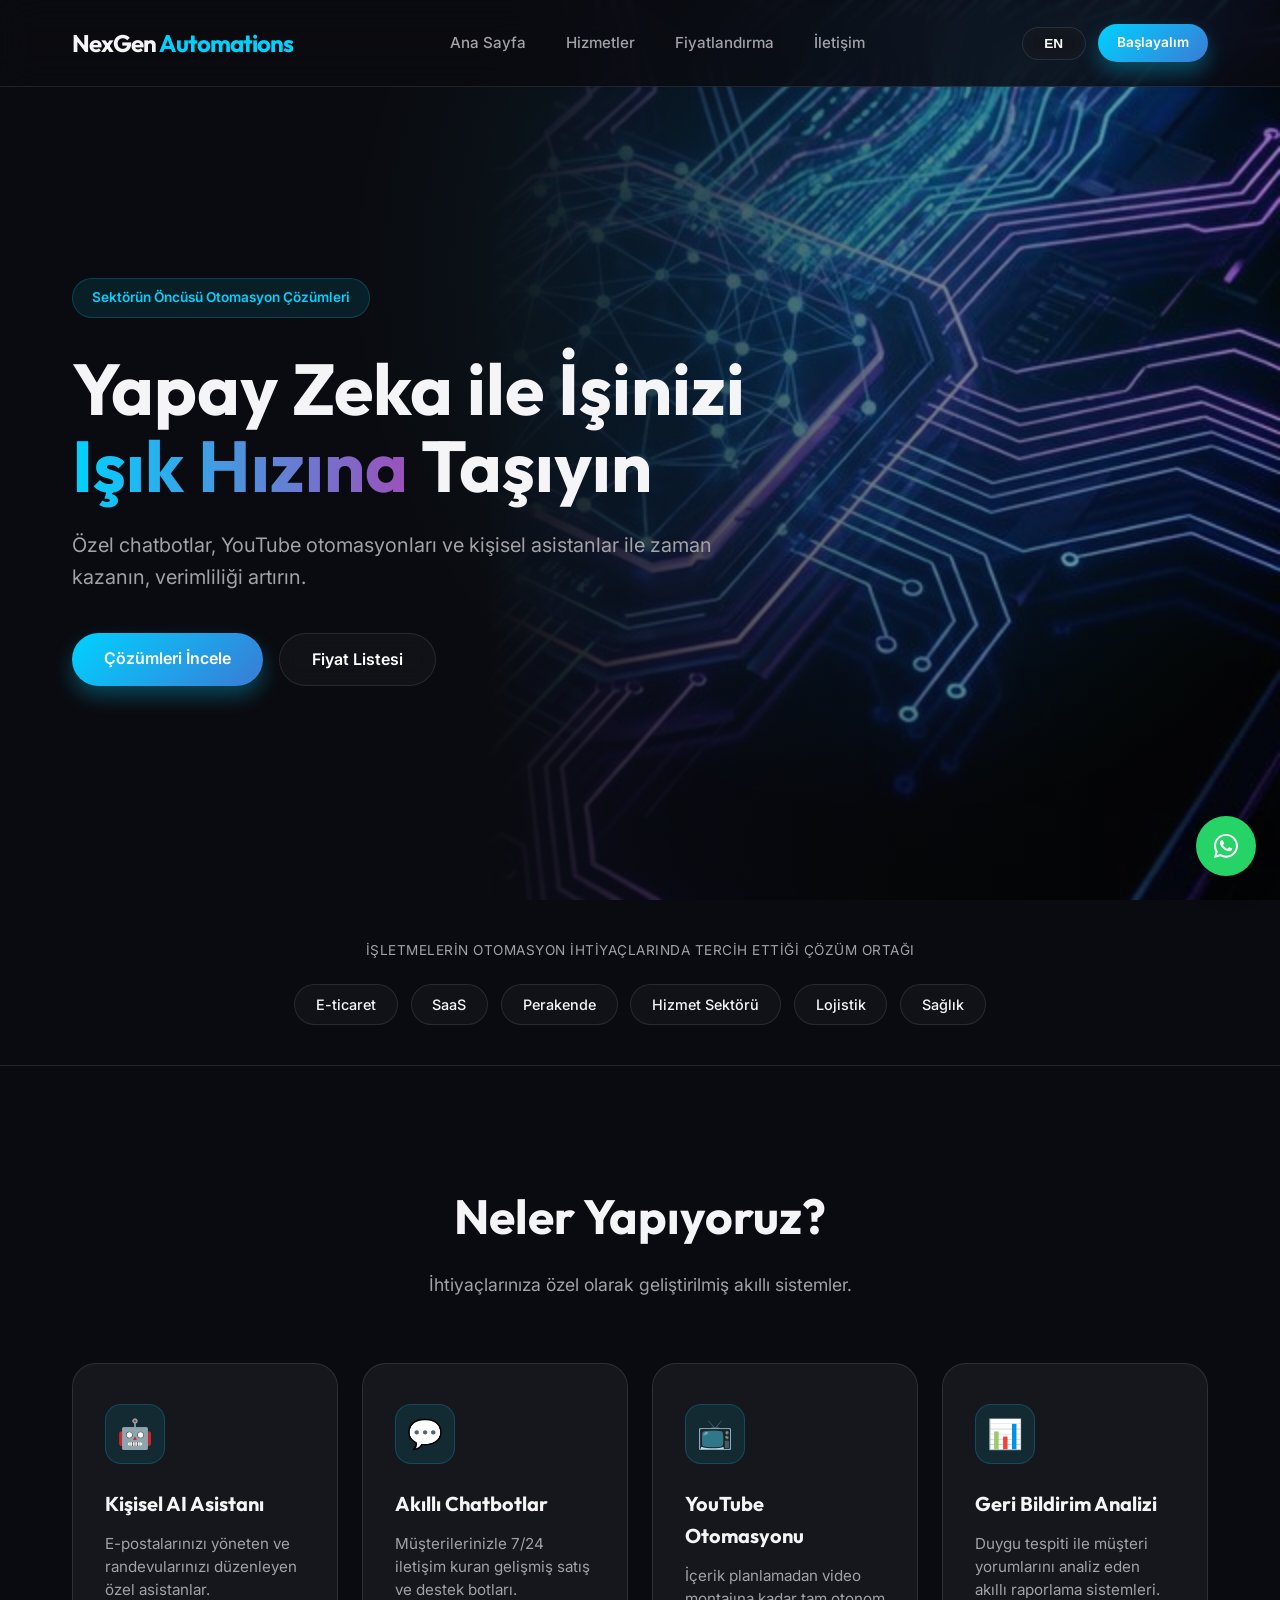
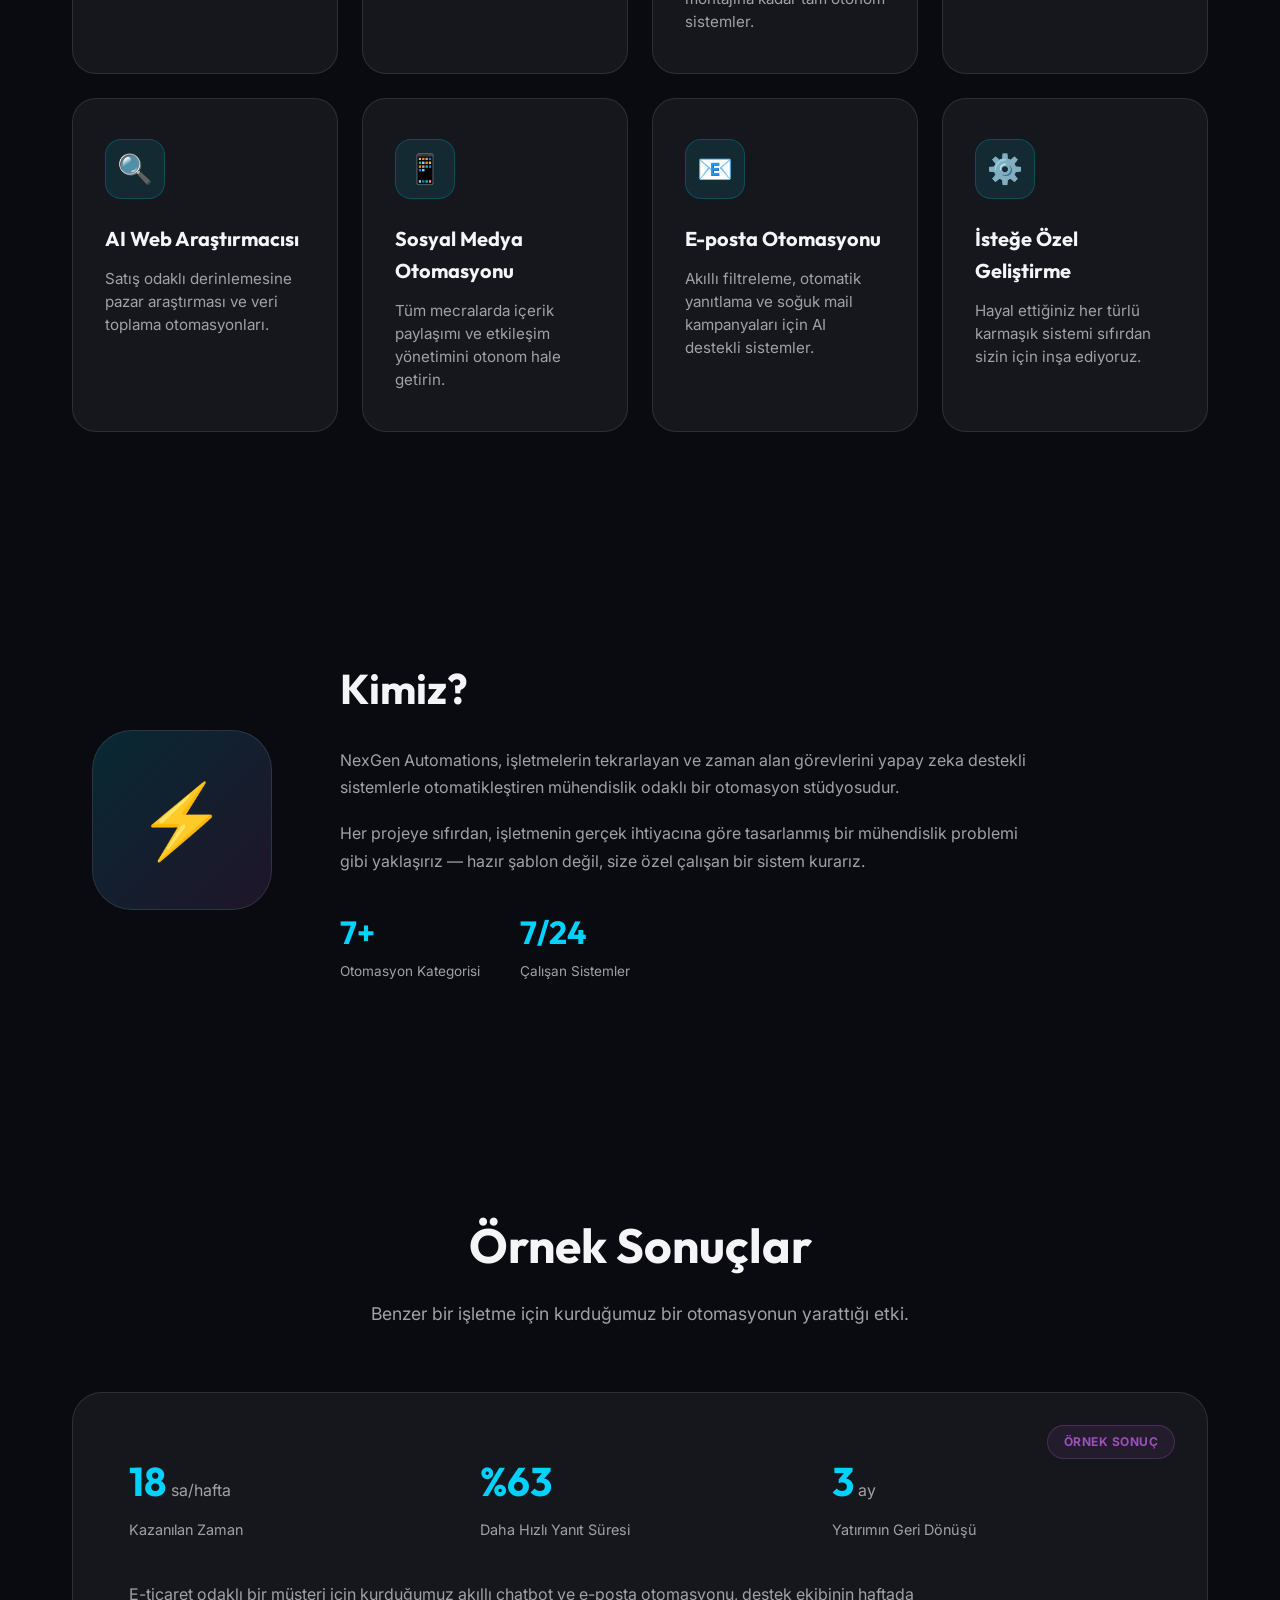
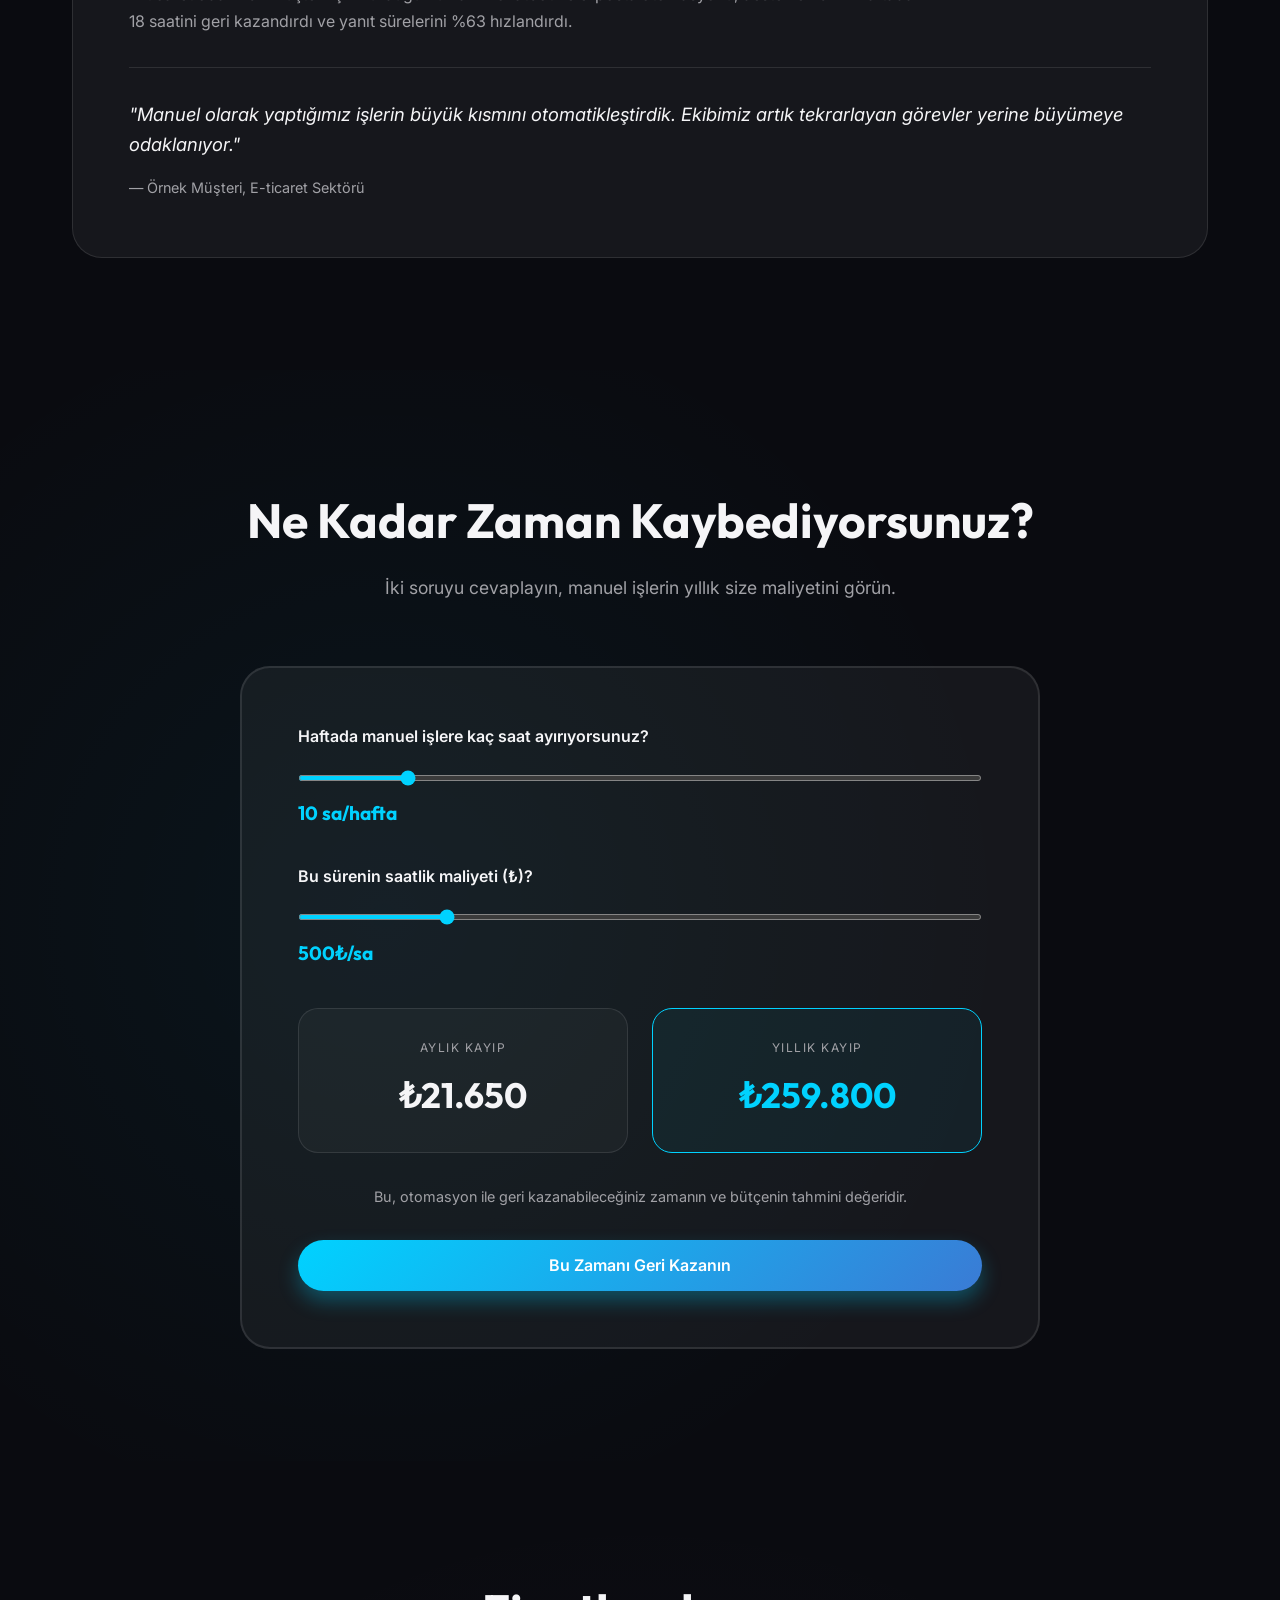
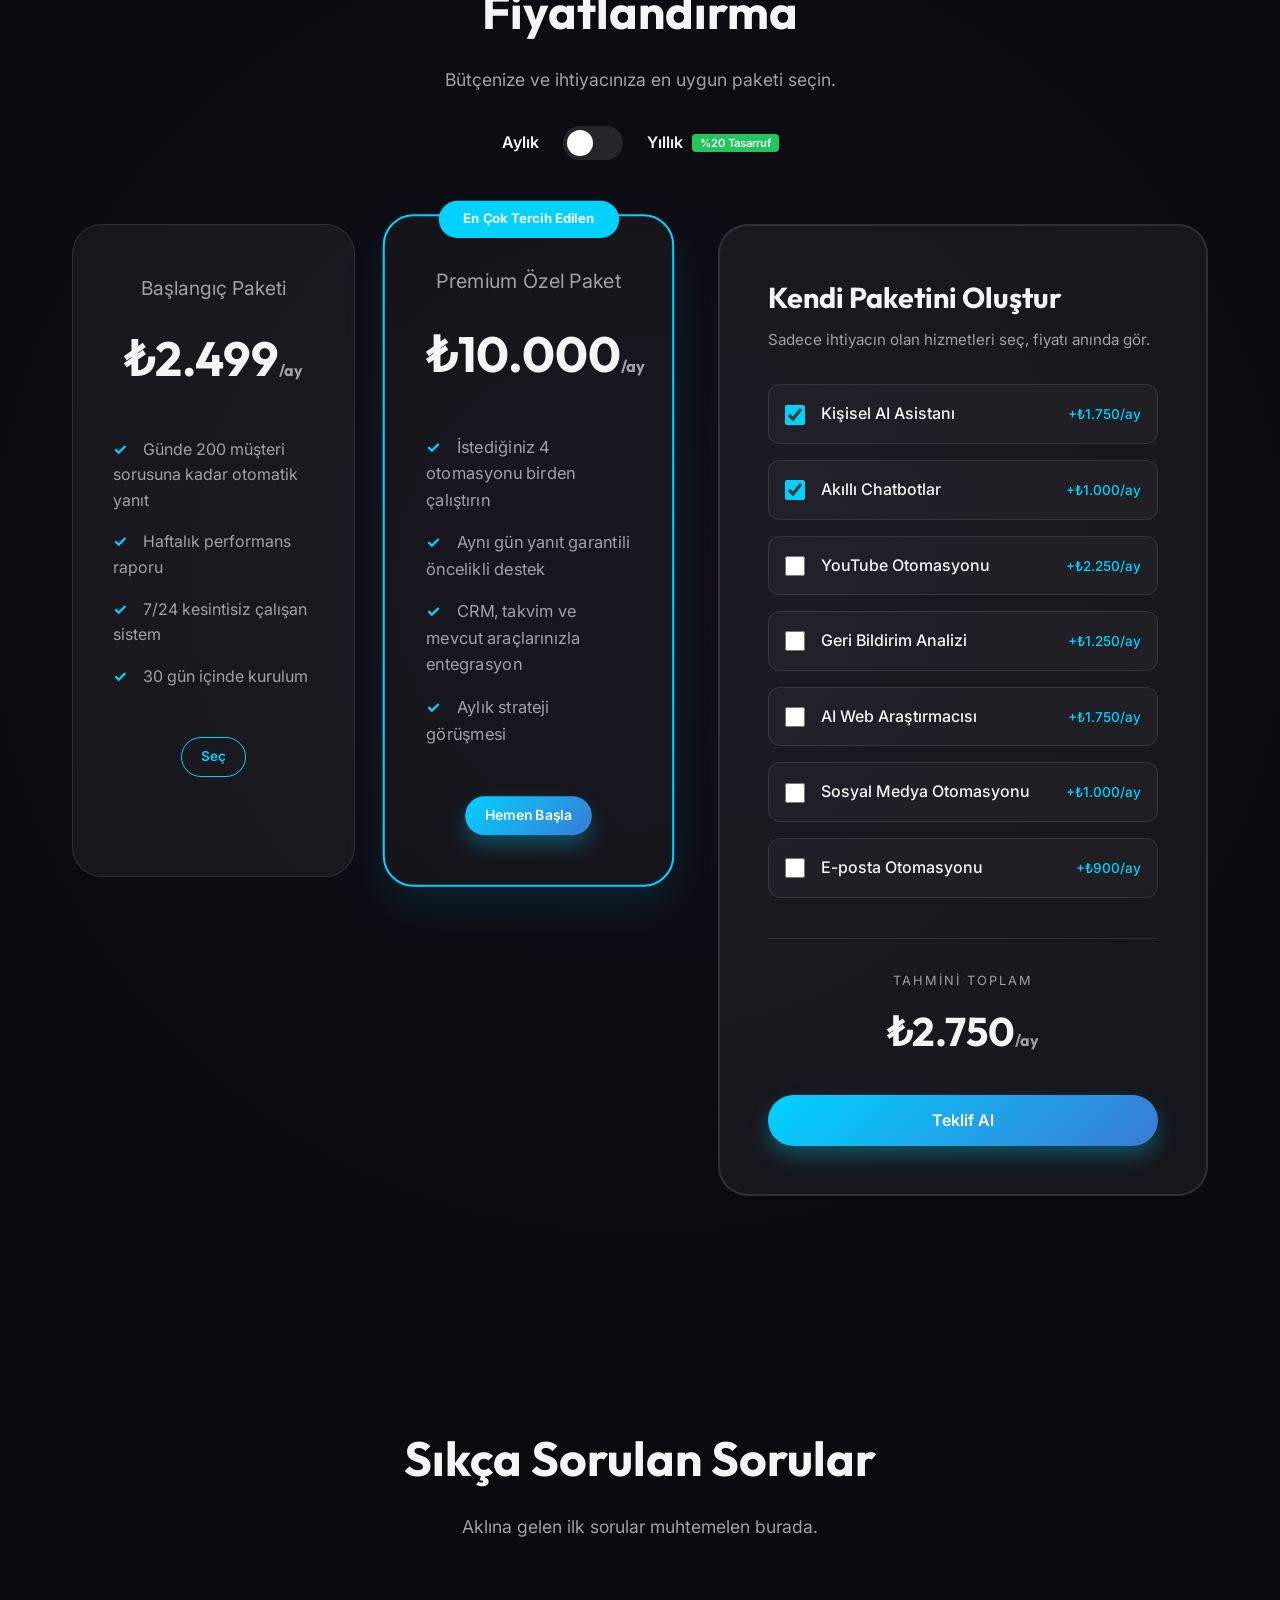
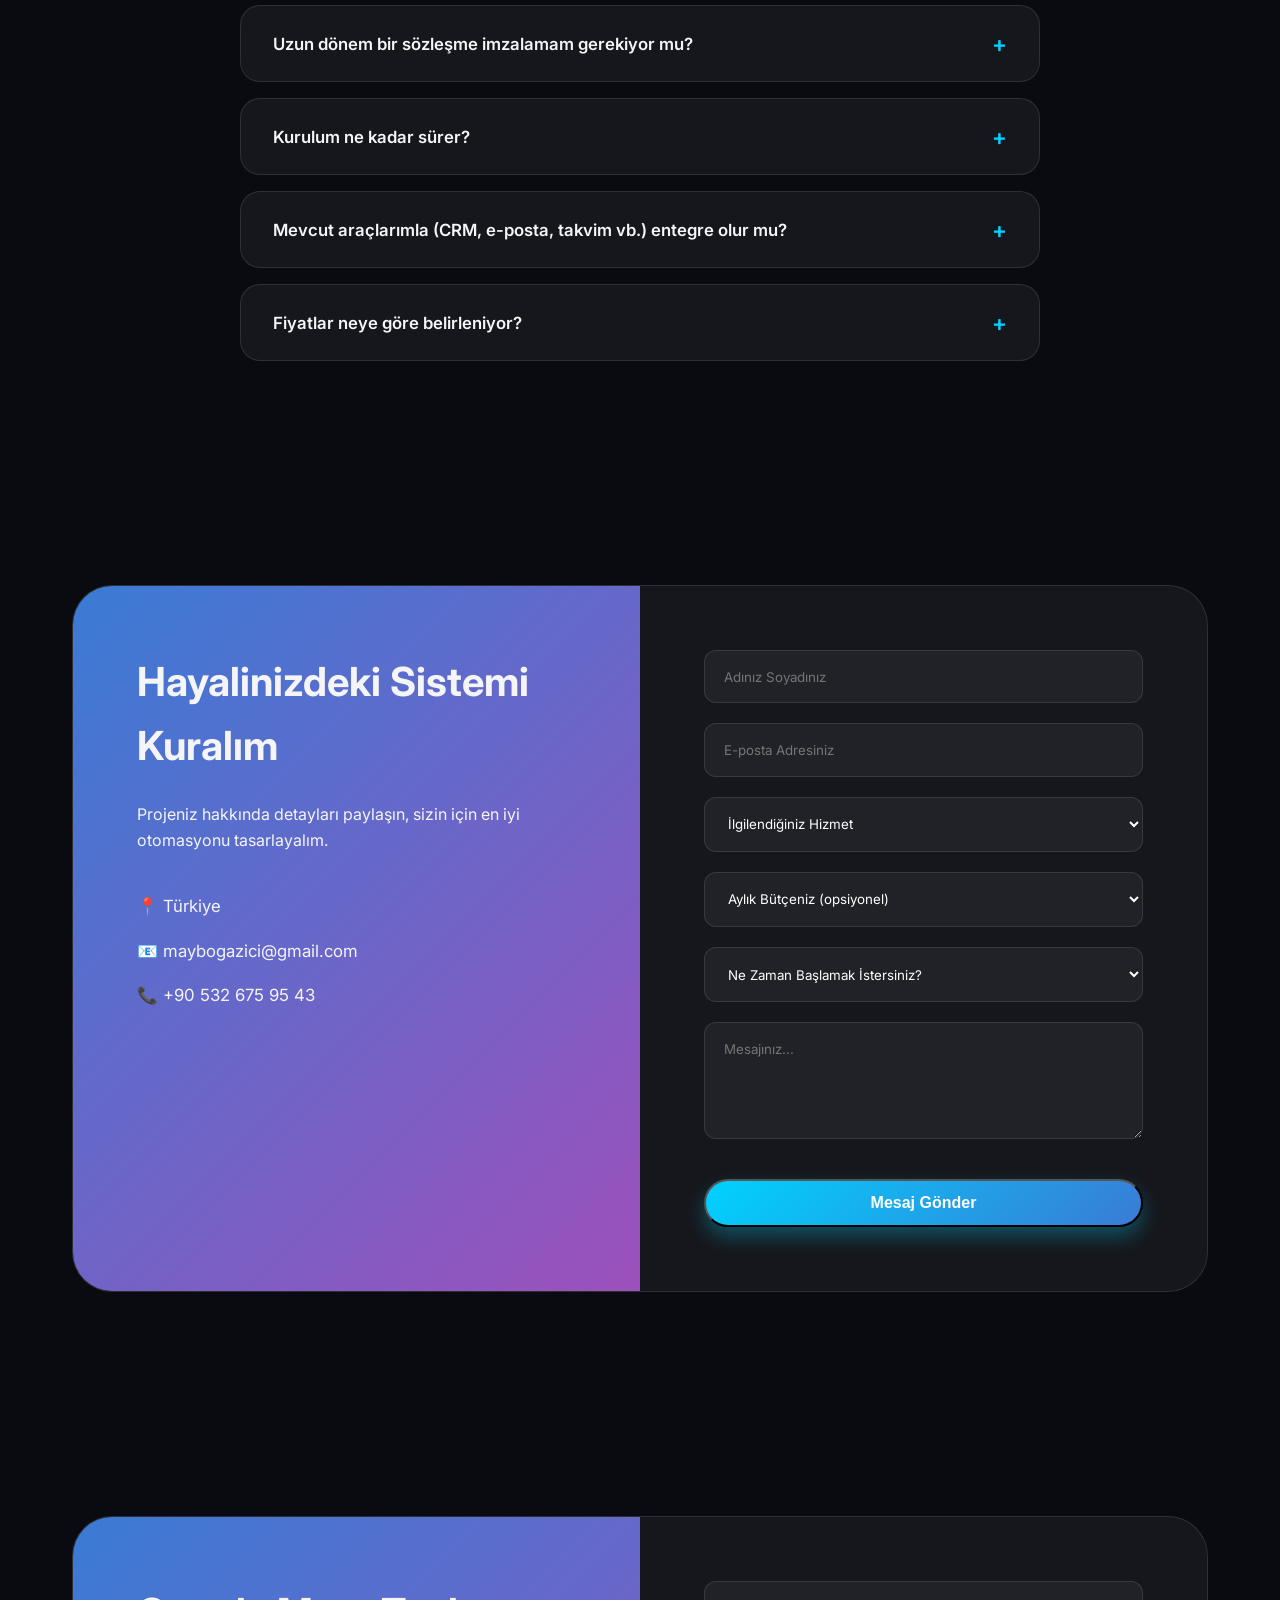
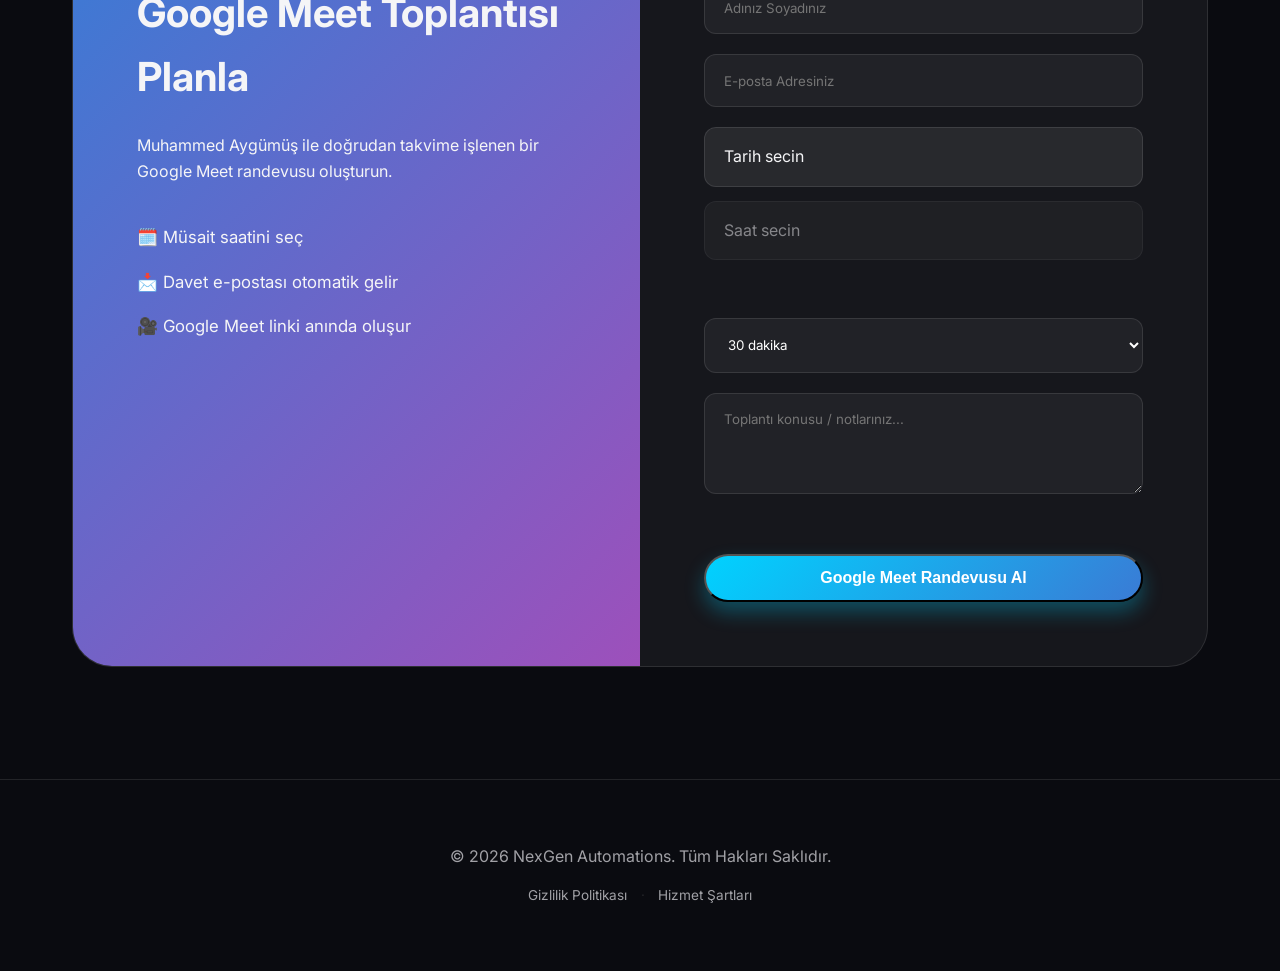
<file: index.html>
<!DOCTYPE html>
<html lang="tr">

<head>
    <meta charset="UTF-8">
    <meta name="viewport" content="width=device-width, initial-scale=1.0">
    <!-- If frontend and API are on different hosts, set this to your API origin (example: https://api.nexgenautomations.net). -->
    <meta name="api-base-url" content="https://nexgenautomations.net">
    <title>NexGen Automations | Yapay Zeka & İş Otomasyonu | Chatbot, YouTube, E-posta</title>
    <meta name="description"
        content="Yapay zeka ile işinizi otomatize edin. Chatbot, YouTube otomasyonu, e-posta kampanyaları ve akıllı iş akışları. Haftada 18 saat tasarruf edin. Ücretsiz görüşme alın.">

    <!-- SEO: Anahtar Kelimeler -->
    <meta name="keywords"
        content="yapay zeka otomasyon, iş otomasyonu ajansı, chatbot kurma hizmeti, yapay zeka asistan, YouTube otomasyonu, e-posta otomasyonu, sosyal medya otomasyonu, n8n otomasyon, iş süreci otomasyonu, e-ticaret otomasyon, müşteri hizmetleri chatbot, otomasyon ajansı Türkiye, AI automation agency, business automation, workflow automation, chatbot development, small business automation">
    <meta name="robots" content="index, follow, max-image-preview:large, max-snippet:-1, max-video-preview:-1">
    <meta name="author" content="NexGen Automations">
    <meta name="geo.region" content="TR">
    <meta name="theme-color" content="#00D2FF">

    <!-- SEO: Canonical & Hreflang -->
    <link rel="canonical" href="https://nexgenautomations.net/">
    <link rel="alternate" hreflang="tr" href="https://nexgenautomations.net/">
    <link rel="alternate" hreflang="en" href="https://nexgenautomations.net/">
    <link rel="alternate" hreflang="x-default" href="https://nexgenautomations.net/">

    <!-- SEO: Open Graph (WhatsApp / LinkedIn / Facebook önizleme) -->
    <meta property="og:type" content="website">
    <meta property="og:url" content="https://nexgenautomations.net/">
    <meta property="og:site_name" content="NexGen Automations">
    <meta property="og:title" content="NexGen Automations | Yapay Zeka & İş Otomasyonu">
    <meta property="og:description" content="Chatbot, YouTube otomasyonu, e-posta ve sosyal medya sistemleri ile işinizi otomatize edin. Haftada 18 saat tasarruf edin.">
    <meta property="og:image" content="https://nexgenautomations.net/og-image.png">
    <meta property="og:image:width" content="1200">
    <meta property="og:image:height" content="630">
    <meta property="og:locale" content="tr_TR">
    <meta property="og:locale:alternate" content="en_US">

    <!-- SEO: Twitter / X Card -->
    <meta name="twitter:card" content="summary_large_image">
    <meta name="twitter:title" content="NexGen Automations | Yapay Zeka & İş Otomasyonu">
    <meta name="twitter:description" content="Chatbot, YouTube otomasyonu, e-posta ve sosyal medya sistemleri ile işinizi otomatize edin. Haftada 18 saat tasarruf edin.">
    <meta name="twitter:image" content="https://nexgenautomations.net/og-image.png">

    <!-- SEO: JSON-LD Yapısal Veri -->
    <script type="application/ld+json">
    {
      "@context": "https://schema.org",
      "@graph": [
        {
          "@type": "Organization",
          "@id": "https://nexgenautomations.net/#organization",
          "name": "NexGen Automations",
          "url": "https://nexgenautomations.net",
          "description": "Yapay zeka destekli iş otomasyonu çözümleri. Chatbot, YouTube otomasyonu, e-posta ve sosyal medya otomasyonu.",
          "email": "maybogazici@gmail.com",
          "telephone": "+90-532-675-95-43",
          "address": {"@type": "PostalAddress", "addressCountry": "TR"},
          "areaServed": ["TR", "US"],
          "sameAs": ["https://www.instagram.com/nexgen.automations"],
          "foundingDate": "2026",
          "knowsLanguage": ["tr", "en"]
        },
        {
          "@type": "WebSite",
          "@id": "https://nexgenautomations.net/#website",
          "url": "https://nexgenautomations.net",
          "name": "NexGen Automations",
          "publisher": {"@id": "https://nexgenautomations.net/#organization"},
          "inLanguage": ["tr-TR", "en-US"]
        },
        {
          "@type": "FAQPage",
          "mainEntity": [
            {
              "@type": "Question",
              "name": "Yapay zeka otomasyon kurulumu ne kadar sürer?",
              "acceptedAnswer": {"@type": "Answer", "text": "Kurulum süresi projenin kapsamına göre değişir, genelde 1-3 hafta arasında sürer."}
            },
            {
              "@type": "Question",
              "name": "Uzun dönem sözleşme var mı?",
              "acceptedAnswer": {"@type": "Answer", "text": "Hayır. Uzun dönem sözleşme yok, istediğiniz zaman iptal edebilirsiniz."}
            },
            {
              "@type": "Question",
              "name": "How long does AI automation setup take?",
              "acceptedAnswer": {"@type": "Answer", "text": "Setup typically takes 1-3 weeks depending on project scope."}
            },
            {
              "@type": "Question",
              "name": "Is there a long-term contract?",
              "acceptedAnswer": {"@type": "Answer", "text": "No. No long-term contracts. Cancel anytime."}
            }
          ]
        }
      ]
    }
    </script>

    <link rel="icon" type="image/svg+xml" href="/assets/favicon.svg">
    <!-- Google Fonts: Inter & Outfit -->
    <link rel="preconnect" href="https://fonts.googleapis.com">
    <link rel="preconnect" href="https://fonts.gstatic.com" crossorigin>
    <link href="https://fonts.googleapis.com/css2?family=Inter:wght@300;400;600&family=Outfit:wght@400;700&display=swap"
        rel="stylesheet">
    <script type="module" crossorigin src="/assets/index-D0EcsKkB.js"></script>
    <link rel="stylesheet" crossorigin href="/assets/index-D__yKQ0Y.css">
    <link rel="stylesheet" href="/assets/meeting-picker.css">
    <link rel="stylesheet" href="/assets/custom.css">
</head>

<body>
    <div id="app">
        <header class="navbar">
            <div class="container">
                <div class="logo">NexGen <span>Automations</span></div>
                <button type="button" class="nav-toggle" id="nav-toggle" aria-expanded="false" aria-controls="site-nav"
                    aria-label="Toggle navigation">
                    <span></span>
                    <span></span>
                    <span></span>
                </button>
                <nav id="site-nav">
                    <ul>
                        <li><a href="#hero">Ana Sayfa</a></li>
                        <li><a href="#services">Hizmetler</a></li>
                        <li><a href="#pricing">Fiyatlandırma</a></li>
                        <li><a href="#contact">İletişim</a></li>
                    </ul>
                </nav>
                <div class="nav-actions">
                    <button type="button" id="language-toggle" class="btn btn-secondary small lang-toggle"
                        aria-label="Change language">EN</button>
                    <a href="#contact" class="btn btn-primary small">Başlayalım</a>
                </div>
            </div>
        </header>

        <section id="hero" class="hero">
            <div class="hero-overlay"></div>
            <div class="container">
                <div class="hero-content">
                    <span class="badge">Sektörün Öncüsü Otomasyon Çözümleri</span>
                    <h1>Yapay Zeka ile İşinizi <span>Işık Hızına</span> Taşıyın</h1>
                    <p>Özel chatbotlar, YouTube otomasyonları ve kişisel asistanlar ile zaman kazanın, verimliliği
                        artırın.</p>
                    <div class="hero-btns">
                        <a href="#services" class="btn btn-primary">Çözümleri İncele</a>
                        <a href="#pricing" class="btn btn-secondary">Fiyat Listesi</a>
                    </div>
                </div>
            </div>
        </section>

        <section class="trust-strip">
            <div class="container">
                <p class="trust-label">İşletmelerin Otomasyon İhtiyaçlarında Tercih Ettiği Çözüm Ortağı</p>
                <div class="trust-tags">
                    <span>E-ticaret</span>
                    <span>SaaS</span>
                    <span>Perakende</span>
                    <span>Hizmet Sektörü</span>
                    <span>Lojistik</span>
                    <span>Sağlık</span>
                </div>
            </div>
        </section>

        <section id="services" class="services">
            <div class="container">
                <div class="section-header">
                    <h2>Neler Yapıyoruz?</h2>
                    <p>İhtiyaçlarınıza özel olarak geliştirilmiş akıllı sistemler.</p>
                </div>
                <div class="services-grid">
                    <div class="service-card reveal">
                        <div class="icon-box">🤖</div>
                        <h3>Kişisel AI Asistanı</h3>
                        <p>E-postalarınızı yöneten ve randevularınızı düzenleyen özel asistanlar.</p>
                    </div>
                    <div class="service-card reveal">
                        <div class="icon-box">💬</div>
                        <h3>Akıllı Chatbotlar</h3>
                        <p>Müşterilerinizle 7/24 iletişim kuran gelişmiş satış ve destek botları.</p>
                    </div>
                    <div class="service-card reveal">
                        <div class="icon-box">📺</div>
                        <h3>YouTube Otomasyonu</h3>
                        <p>İçerik planlamadan video montajına kadar tam otonom sistemler.</p>
                    </div>
                    <div class="service-card reveal">
                        <div class="icon-box">📊</div>
                        <h3>Geri Bildirim Analizi</h3>
                        <p>Duygu tespiti ile müşteri yorumlarını analiz eden akıllı raporlama sistemleri.</p>
                    </div>
                    <div class="service-card reveal">
                        <div class="icon-box">🔍</div>
                        <h3>AI Web Araştırmacısı</h3>
                        <p>Satış odaklı derinlemesine pazar araştırması ve veri toplama otomasyonları.</p>
                    </div>
                    <div class="service-card reveal">
                        <div class="icon-box">📱</div>
                        <h3>Sosyal Medya Otomasyonu</h3>
                        <p>Tüm mecralarda içerik paylaşımı ve etkileşim yönetimini otonom hale getirin.</p>
                    </div>
                    <div class="service-card reveal">
                        <div class="icon-box">📧</div>
                        <h3>E-posta Otomasyonu</h3>
                        <p>Akıllı filtreleme, otomatik yanıtlama ve soğuk mail kampanyaları için AI destekli sistemler.
                        </p>
                    </div>
                    <div class="service-card reveal">
                        <div class="icon-box">⚙️</div>
                        <h3>İsteğe Özel Geliştirme</h3>
                        <p>Hayal ettiğiniz her türlü karmaşık sistemi sıfırdan sizin için inşa ediyoruz.</p>
                    </div>
                </div>
            </div>
        </section>

        <section id="about" class="about">
            <div class="container about-box">
                <div class="about-visual">
                    <div class="about-icon">⚡</div>
                </div>
                <div class="about-content">
                    <h2>Kimiz?</h2>
                    <p>NexGen Automations, işletmelerin tekrarlayan ve zaman alan görevlerini yapay zeka destekli sistemlerle otomatikleştiren mühendislik odaklı bir otomasyon stüdyosudur.</p>
                    <p>Her projeye sıfırdan, işletmenin gerçek ihtiyacına göre tasarlanmış bir mühendislik problemi gibi yaklaşırız — hazır şablon değil, size özel çalışan bir sistem kurarız.</p>
                    <div class="about-stats">
                        <div class="about-stat">
                            <div class="about-stat-num">7+</div>
                            <div class="about-stat-label">Otomasyon Kategorisi</div>
                        </div>
                        <div class="about-stat">
                            <div class="about-stat-num">7/24</div>
                            <div class="about-stat-label">Çalışan Sistemler</div>
                        </div>
                    </div>
                </div>
            </div>
        </section>

        <section id="results" class="results">
            <div class="container">
                <div class="section-header">
                    <h2>Örnek Sonuçlar</h2>
                    <p>Benzer bir işletme için kurduğumuz bir otomasyonun yarattığı etki.</p>
                </div>
                <div class="results-grid">
                    <div class="result-card reveal">
                        <span class="example-tag">Örnek Sonuç</span>
                        <div class="result-stats">
                            <div class="stat">
                                <div class="stat-num">18<span>sa/hafta</span></div>
                                <div class="stat-label">Kazanılan Zaman</div>
                            </div>
                            <div class="stat">
                                <div class="stat-num">%63</div>
                                <div class="stat-label">Daha Hızlı Yanıt Süresi</div>
                            </div>
                            <div class="stat">
                                <div class="stat-num">3<span>ay</span></div>
                                <div class="stat-label">Yatırımın Geri Dönüşü</div>
                            </div>
                        </div>
                        <p class="result-desc">E-ticaret odaklı bir müşteri için kurduğumuz akıllı chatbot ve e-posta otomasyonu, destek ekibinin haftada 18 saatini geri kazandırdı ve yanıt sürelerini %63 hızlandırdı.</p>
                        <div class="result-quote">
                            <p>"Manuel olarak yaptığımız işlerin büyük kısmını otomatikleştirdik. Ekibimiz artık tekrarlayan görevler yerine büyümeye odaklanıyor."</p>
                            <span class="result-author">— Örnek Müşteri, E-ticaret Sektörü</span>
                        </div>
                    </div>
                </div>
            </div>
        </section>

        <section id="roi" class="roi">
            <div class="container">
                <div class="section-header">
                    <h2>Ne Kadar Zaman Kaybediyorsunuz?</h2>
                    <p>İki soruyu cevaplayın, manuel işlerin yıllık size maliyetini görün.</p>
                </div>
                <div class="roi-box reveal">
                    <div class="roi-inputs">
                        <div class="roi-field">
                            <label for="roi-hours">Haftada manuel işlere kaç saat ayırıyorsunuz?</label>
                            <input type="range" id="roi-hours" min="1" max="60" value="10">
                            <div class="roi-field-value"><span id="roi-hours-value">10</span> <span class="roi-hours-unit">sa/hafta</span></div>
                        </div>
                        <div class="roi-field">
                            <label for="roi-rate">Bu sürenin saatlik maliyeti (₺)?</label>
                            <input type="range" id="roi-rate" min="100" max="2000" step="50" value="500">
                            <div class="roi-field-value"><span id="roi-rate-value">500</span>₺<span class="roi-per-hour">/sa</span></div>
                        </div>
                    </div>
                    <div class="roi-results">
                        <div class="roi-result-card">
                            <div class="roi-result-label">Aylık Kayıp</div>
                            <div class="roi-result-value" id="roi-monthly">₺0</div>
                        </div>
                        <div class="roi-result-card highlight">
                            <div class="roi-result-label">Yıllık Kayıp</div>
                            <div class="roi-result-value" id="roi-yearly">₺0</div>
                        </div>
                    </div>
                    <p class="roi-note">Bu, otomasyon ile geri kazanabileceğiniz zamanın ve bütçenin tahmini değeridir.</p>
                    <a href="#contact" class="btn btn-primary full">Bu Zamanı Geri Kazanın</a>
                </div>
            </div>
        </section>

        <section id="pricing" class="pricing">
            <div class="container">
                <div class="section-header">
                    <h2>Fiyatlandırma</h2>
                    <p>Bütçenize ve ihtiyacınıza en uygun paketi seçin.</p>
                    <div class="pricing-toggle">
                        <span>Aylık</span>
                        <label class="switch">
                            <input type="checkbox" id="billing-toggle">
                            <span class="slider round"></span>
                        </label>
                        <span>Yıllık <small class="save-badge">%20 Tasarruf</small></span>
                    </div>
                </div>
                <div class="pricing-container">
                    <!-- Standard Plans -->
                    <div class="pricing-grid">
                        <div class="pricing-card">
                            <div class="plan">Başlangıç Paketi</div>
                            <div class="price" data-monthly="₺2.499" data-yearly="₺1.999">₺2.499<span>/ay</span></div>
                            <ul class="features">
                                <li>Günde 200 müşteri sorusuna kadar otomatik yanıt</li>
                                <li>Haftalık performans raporu</li>
                                <li>7/24 kesintisiz çalışan sistem</li>
                                <li>30 gün içinde kurulum</li>
                            </ul>
                            <a href="#contact" class="btn btn-outline small">Seç</a>
                        </div>
                        <div class="pricing-card featured">
                            <div class="popular-badge">En Çok Tercih Edilen</div>
                            <div class="plan">Premium Özel Paket</div>
                            <div class="price" data-monthly="₺10.000" data-yearly="₺8.000">₺10.000<span>/ay</span>
                            </div>
                            <ul class="features">
                                <li>İstediğiniz 4 otomasyonu birden çalıştırın</li>
                                <li>Aynı gün yanıt garantili öncelikli destek</li>
                                <li>CRM, takvim ve mevcut araçlarınızla entegrasyon</li>
                                <li>Aylık strateji görüşmesi</li>
                            </ul>
                            <a href="#contact" class="btn btn-primary small">Hemen Başla</a>
                        </div>
                    </div>

                    <!-- Dynamic Calculator -->
                    <div class="custom-pricing-box reveal">
                        <h3>Kendi Paketini Oluştur</h3>
                        <p>Sadece ihtiyacın olan hizmetleri seç, fiyatı anında gör.</p>

                        <div class="automation-selector">
                            <div class="checkbox-item">
                                <input type="checkbox" id="check-ai" data-price="1750" checked>
                                <label for="check-ai">Kişisel AI Asistanı <span>+₺1.750/ay</span></label>
                            </div>
                            <div class="checkbox-item">
                                <input type="checkbox" id="check-bot" data-price="1000" checked>
                                <label for="check-bot">Akıllı Chatbotlar <span>+₺1.000/ay</span></label>
                            </div>
                            <div class="checkbox-item">
                                <input type="checkbox" id="check-yt" data-price="2250">
                                <label for="check-yt">YouTube Otomasyonu <span>+₺2.250/ay</span></label>
                            </div>
                            <div class="checkbox-item">
                                <input type="checkbox" id="check-sentiment" data-price="1250">
                                <label for="check-sentiment">Geri Bildirim Analizi <span>+₺1.250/ay</span></label>
                            </div>
                            <div class="checkbox-item">
                                <input type="checkbox" id="check-research" data-price="1750">
                                <label for="check-research">AI Web Araştırmacısı <span>+₺1.750/ay</span></label>
                            </div>
                            <div class="checkbox-item">
                                <input type="checkbox" id="check-social" data-price="1000">
                                <label for="check-social">Sosyal Medya Otomasyonu <span>+₺1.000/ay</span></label>
                            </div>
                            <div class="checkbox-item">
                                <input type="checkbox" id="check-email" data-price="900">
                                <label for="check-email">E-posta Otomasyonu <span>+₺900/ay</span></label>
                            </div>
                        </div>

                        <div class="total-calc">
                            <div class="total-label">Tahmini Toplam</div>
                            <div id="dynamic-total" class="total-price">₺2.750<span>/ay</span></div>
                            <a href="#contact" class="btn btn-primary full">Teklif Al</a>
                        </div>
                    </div>
                </div>

                <!-- US launch offer (shown only in EN) -->
                <div class="us-pricing-offer">
                    <div class="us-offer-card reveal">
                        <div class="popular-badge">Limited-Time Launch Offer</div>
                        <h3>Full Automation Package</h3>
                        <p class="us-offer-subtitle">Everything you need to automate your business, one simple plan.</p>
                        <div class="us-price">
                            <span class="us-price-intro">$50<span>/mo</span></span>
                            <span class="us-price-note">for your first 6 months, then $100/mo</span>
                        </div>
                        <ul class="features">
                            <li>Personal AI Assistant & Chatbot</li>
                            <li>Weekly Performance Reporting</li>
                            <li>Priority Support</li>
                            <li>Custom Integrations</li>
                        </ul>
                        <a href="#contact" class="btn btn-primary full">Claim This Offer</a>
                    </div>
                </div>
            </div>
        </section>

        <section id="faq" class="faq">
            <div class="container">
                <div class="section-header">
                    <h2>Sıkça Sorulan Sorular</h2>
                    <p>Aklına gelen ilk sorular muhtemelen burada.</p>
                </div>
                <div class="faq-list">
                    <div class="faq-item">
                        <button type="button" class="faq-question" aria-expanded="false">
                            <span>Uzun dönem bir sözleşme imzalamam gerekiyor mu?</span>
                            <span class="faq-icon">+</span>
                        </button>
                        <div class="faq-answer">
                            <p>Hayır. Uzun dönem bir sözleşme yok, istediğiniz zaman iptal edebilirsiniz. İptal sonrası sistemleriniz mevcut faturalandırma döneminin sonuna kadar çalışmaya devam eder.</p>
                        </div>
                    </div>
                    <div class="faq-item">
                        <button type="button" class="faq-question" aria-expanded="false">
                            <span>Kurulum ne kadar sürer?</span>
                            <span class="faq-icon">+</span>
                        </button>
                        <div class="faq-answer">
                            <p>Kurulum süresi projenin kapsamına göre değişir, genelde 1-3 hafta arasında sürer. Görüşme sonrası size net bir zaman çizelgesi paylaşırız.</p>
                        </div>
                    </div>
                    <div class="faq-item">
                        <button type="button" class="faq-question" aria-expanded="false">
                            <span>Mevcut araçlarımla (CRM, e-posta, takvim vb.) entegre olur mu?</span>
                            <span class="faq-icon">+</span>
                        </button>
                        <div class="faq-answer">
                            <p>Genellikle evet. Otomasyonları, kullandığınız mevcut araçlara entegre şekilde tasarlıyoruz; hangi araçları kullandığınızı görüşme sırasında öğrenip ona göre planlıyoruz.</p>
                        </div>
                    </div>
                    <div class="faq-item">
                        <button type="button" class="faq-question" aria-expanded="false">
                            <span>Fiyatlar neye göre belirleniyor?</span>
                            <span class="faq-icon">+</span>
                        </button>
                        <div class="faq-answer">
                            <p>Hazır paketlerimiz var, ayrıca yalnızca ihtiyacınız olan otomasyonları seçip kendi paketinizi de oluşturabilirsiniz. Tam özel projeler için görüşme sonrası ayrı bir teklif hazırlarız.</p>
                        </div>
                    </div>
                </div>
            </div>
        </section>

        <section id="contact" class="contact">
            <div class="container">
                <div class="contact-box">
                    <div class="contact-info">
                        <h2>Hayalinizdeki Sistemi Kuralım</h2>
                        <p>Projeniz hakkında detayları paylaşın, sizin için en iyi otomasyonu tasarlayalım.</p>
                        <ul class="contact-list">
                            <li>📍 Türkiye</li>
                            <li>📧 <span class="contact-email">maybogazici@gmail.com</span></li>
                            <li>📞 +90 532 675 95 43</li>
                        </ul>
                    </div>
                    <form class="contact-form" id="contact-form" novalidate>
                        <input type="text" name="name" placeholder="Adınız Soyadınız" autocomplete="name" required>
                        <input type="email" name="email" placeholder="E-posta Adresiniz" autocomplete="email" required>
                        <select name="service" required>
                            <option value="">İlgilendiğiniz Hizmet</option>
                            <option value="Kişisel AI Asistanı">Kişisel AI Asistanı</option>
                            <option value="Akıllı Chatbotlar">Akıllı Chatbotlar</option>
                            <option value="YouTube Otomasyonu">YouTube Otomasyonu</option>
                            <option value="Geri Bildirim Analizi">Geri Bildirim Analizi</option>
                            <option value="AI Web Araştırmacısı">AI Web Araştırmacısı</option>
                            <option value="Sosyal Medya Otomasyonu">Sosyal Medya Otomasyonu</option>
                            <option value="E-posta Otomasyonu">E-posta Otomasyonu</option>
                        </select>
                        <select name="budget">
                            <option value="">Aylık Bütçeniz (opsiyonel)</option>
                            <option value="₺2.500 - ₺5.000">₺2.500 - ₺5.000</option>
                            <option value="₺5.000 - ₺10.000">₺5.000 - ₺10.000</option>
                            <option value="₺10.000 - ₺20.000">₺10.000 - ₺20.000</option>
                            <option value="₺20.000+">₺20.000+</option>
                            <option value="Henüz belirsiz">Henüz belirsiz</option>
                        </select>
                        <select name="timeline">
                            <option value="">Ne Zaman Başlamak İstersiniz?</option>
                            <option value="Hemen">Hemen</option>
                            <option value="1-2 hafta içinde">1-2 hafta içinde</option>
                            <option value="1 ay içinde">1 ay içinde</option>
                            <option value="Sadece araştırıyorum">Sadece araştırıyorum</option>
                        </select>
                        <textarea name="message" placeholder="Mesajınız..." rows="5" required></textarea>
                        <p id="contact-status" aria-live="polite"></p>
                        <button type="submit" class="btn btn-primary full">Mesaj Gönder</button>
                    </form>
                </div>
            </div>
        </section>

        <section id="meeting" class="contact">
            <div class="container">
                <div class="contact-box">
                    <div class="contact-info">
                        <h2>Google Meet Toplantısı Planla</h2>
                        <p>Muhammed Aygümüş ile doğrudan takvime işlenen bir Google Meet randevusu oluşturun.</p>
                        <ul class="contact-list">
                            <li>🗓️ Müsait saatini seç</li>
                            <li>📩 Davet e-postası otomatik gelir</li>
                            <li>🎥 Google Meet linki anında oluşur</li>
                        </ul>
                    </div>
                    <form class="contact-form" id="meeting-form" novalidate>
                        <input type="text" name="name" placeholder="Adınız Soyadınız" autocomplete="name" required>
                        <input type="email" name="email" placeholder="E-posta Adresiniz" autocomplete="email" required>
                        <input type="hidden" name="startAt" required>
                        <div class="meeting-picker" id="meeting-picker">
                            <button type="button" class="meeting-picker-trigger" data-picker-trigger="date" aria-expanded="false">
                                Tarih seçin
                            </button>
                            <div class="meeting-picker-panel" data-picker-panel="date" hidden>
                                <div class="meeting-picker-panel-header">
                                    <strong>Uygun günler</strong>
                                    <span id="meeting-picker-timezone"></span>
                                </div>
                                <div class="meeting-picker-grid" id="meeting-date-grid"></div>
                            </div>
                            <button type="button" class="meeting-picker-trigger" data-picker-trigger="time" aria-expanded="false" disabled>
                                Saat seçin
                            </button>
                            <div class="meeting-picker-panel" data-picker-panel="time" hidden>
                                <div class="meeting-picker-panel-header">
                                    <strong>Uygun saatler</strong>
                                    <span id="meeting-picker-selected-date"></span>
                                </div>
                                <div class="meeting-picker-grid meeting-picker-grid-hours" id="meeting-time-grid"></div>
                            </div>
                            <p class="meeting-picker-summary" id="meeting-picker-summary"></p>
                        </div>
                        <select name="durationMinutes" required>
                            <option value="30">30 dakika</option>
                            <option value="45">45 dakika</option>
                            <option value="60">60 dakika</option>
                        </select>
                        <textarea name="notes" placeholder="Toplantı konusu / notlarınız..." rows="4"></textarea>
                        <p id="meeting-status" aria-live="polite"></p>
                        <p id="meeting-link-wrapper" aria-live="polite"></p>
                        <button type="submit" class="btn btn-primary full">Google Meet Randevusu Al</button>
                    </form>
                </div>
            </div>
        </section>

        <footer>
            <div class="container">
                <p>&copy; 2026 NexGen Automations. Tüm Hakları Saklıdır.</p>
                <div class="footer-links">
                    <a href="/privacy.html">Gizlilik Politikası</a>
                    <span class="footer-links-sep">·</span>
                    <a href="/terms.html">Hizmet Şartları</a>
                </div>
            </div>
        </footer>

        <a href="https://wa.me/905326759543?text=Merhaba%2C%20NexGen%20Automations%20hakk%C4%B1nda%20bilgi%20almak%20istiyorum."
            class="whatsapp-float" id="whatsapp-float" target="_blank" rel="noopener noreferrer" aria-label="WhatsApp ile iletişime geç">
            <svg viewBox="0 0 32 32" xmlns="http://www.w3.org/2000/svg" aria-hidden="true">
                <path
                    d="M16.004 3.2c-7.07 0-12.8 5.73-12.8 12.8 0 2.27.6 4.4 1.65 6.24L3.2 28.8l6.77-1.78a12.74 12.74 0 0 0 6.03 1.53h.01c7.07 0 12.8-5.73 12.8-12.8s-5.73-12.55-12.81-12.55zm0 23.13h-.01a10.6 10.6 0 0 1-5.4-1.48l-.39-.23-4.02 1.06 1.07-3.92-.25-.4a10.55 10.55 0 0 1-1.62-5.66c0-5.86 4.77-10.63 10.63-10.63 2.84 0 5.5 1.11 7.51 3.12a10.55 10.55 0 0 1 3.12 7.51c0 5.86-4.77 10.63-10.64 10.63zm5.83-7.96c-.32-.16-1.89-.93-2.18-1.04-.29-.11-.5-.16-.71.16-.21.32-.82 1.04-1 1.25-.19.21-.37.24-.69.08-1.88-.94-3.11-1.68-4.35-3.8-.33-.57.33-.53.94-1.76.1-.21.05-.4-.04-.56-.1-.16-.71-1.71-.97-2.34-.26-.62-.52-.54-.71-.54-.18-.01-.4-.01-.61-.01-.21 0-.56.08-.85.4-.29.32-1.12 1.1-1.12 2.67 0 1.58 1.15 3.1 1.31 3.31.16.21 2.23 3.41 5.41 4.65 2.68 1.06 3.23.85 3.81.79.58-.06 1.89-.77 2.16-1.51.27-.74.27-1.38.19-1.51-.08-.13-.29-.21-.6-.37z" />
            </svg>
        </a>
    </div>
    <script src="/assets/meeting-picker.js" defer></script>
    <script src="/assets/custom.js" defer></script>
    <script>
        (function () {
            const toggle = document.getElementById("nav-toggle");
            const nav = document.getElementById("site-nav");

            if (!toggle || !nav) {
                return;
            }

            const closeNav = function () {
                toggle.setAttribute("aria-expanded", "false");
                nav.classList.remove("is-open");
            };

            toggle.addEventListener("click", function () {
                const isOpen = toggle.getAttribute("aria-expanded") === "true";
                toggle.setAttribute("aria-expanded", String(!isOpen));
                nav.classList.toggle("is-open", !isOpen);
            });

            nav.querySelectorAll("a").forEach(function (link) {
                link.addEventListener("click", closeNav);
            });

            window.addEventListener("resize", function () {
                if (window.innerWidth > 992) {
                    closeNav();
                }
            });
        })();
    </script>
</body>

</html>
</file>
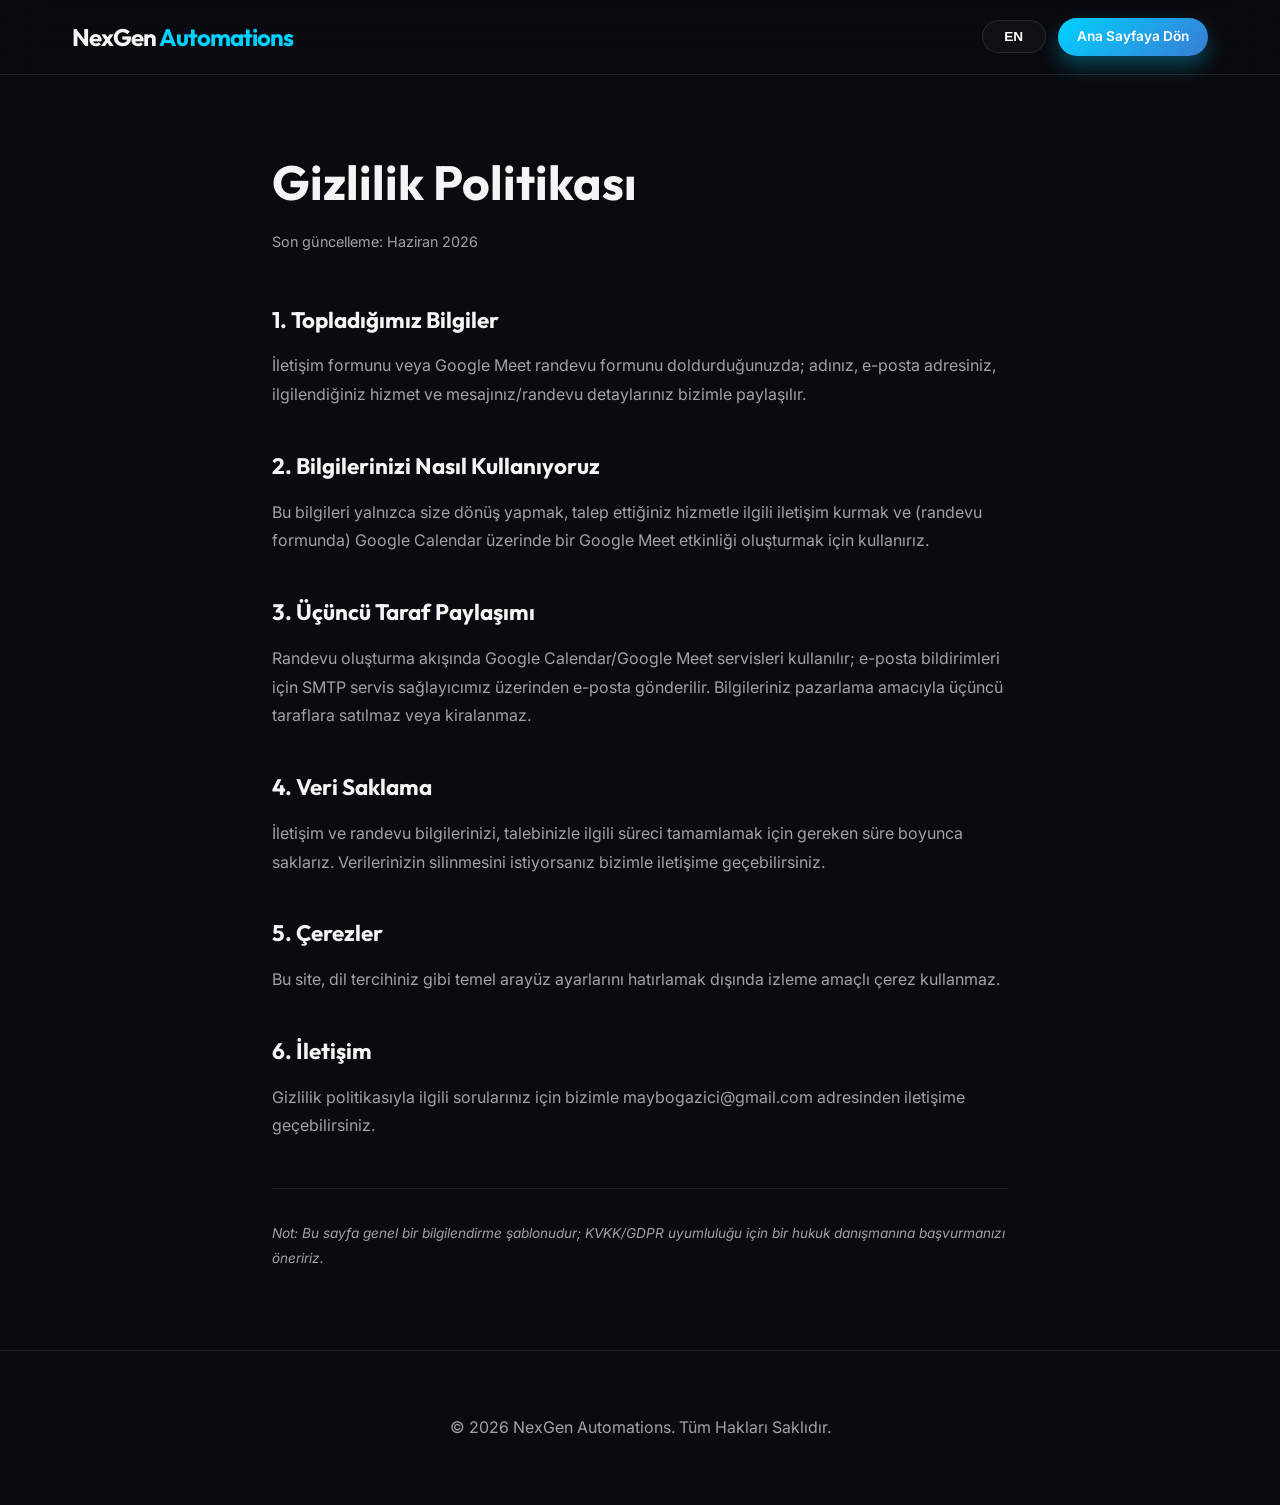
<file: privacy.html>
<!DOCTYPE html>
<html lang="tr">

<head>
    <meta charset="UTF-8">
    <meta name="viewport" content="width=device-width, initial-scale=1.0">
    <title>Gizlilik Politikası | NexGen Automations</title>
    <link rel="icon" type="image/svg+xml" href="/assets/favicon.svg">
    <link rel="preconnect" href="https://fonts.googleapis.com">
    <link rel="preconnect" href="https://fonts.gstatic.com" crossorigin>
    <link href="https://fonts.googleapis.com/css2?family=Inter:wght@300;400;600&family=Outfit:wght@400;700&display=swap"
        rel="stylesheet">
    <link rel="stylesheet" crossorigin href="/assets/index-D__yKQ0Y.css">
    <link rel="stylesheet" href="/assets/custom.css">
    <link rel="stylesheet" href="/assets/legal.css">
</head>

<body>
    <header class="navbar">
        <div class="container">
            <div class="logo">NexGen <span>Automations</span></div>
            <div class="nav-actions">
                <button type="button" id="legal-lang-toggle" class="btn btn-secondary small lang-toggle">EN</button>
                <a href="/" class="btn btn-primary small" data-tr="Ana Sayfaya Dön" data-en="Back to Home">Ana Sayfaya Dön</a>
            </div>
        </div>
    </header>

    <main class="legal-page">
        <div class="container">
            <h1 data-tr="Gizlilik Politikası" data-en="Privacy Policy">Gizlilik Politikası</h1>
            <p class="legal-updated" data-tr="Son güncelleme: Haziran 2026" data-en="Last updated: June 2026">Son güncelleme: Haziran 2026</p>

            <section>
                <h2 data-tr="1. Topladığımız Bilgiler" data-en="1. Information We Collect">1. Topladığımız Bilgiler</h2>
                <p data-tr="İletişim formunu veya Google Meet randevu formunu doldurduğunuzda; adınız, e-posta adresiniz, ilgilendiğiniz hizmet ve mesajınız/randevu detaylarınız bizimle paylaşılır."
                   data-en="When you submit the contact form or the Google Meet appointment form, your name, email address, the service you're interested in, and your message/appointment details are shared with us.">
                    İletişim formunu veya Google Meet randevu formunu doldurduğunuzda; adınız, e-posta adresiniz, ilgilendiğiniz hizmet ve mesajınız/randevu detaylarınız bizimle paylaşılır.
                </p>
            </section>

            <section>
                <h2 data-tr="2. Bilgilerinizi Nasıl Kullanıyoruz" data-en="2. How We Use Your Information">2. Bilgilerinizi Nasıl Kullanıyoruz</h2>
                <p data-tr="Bu bilgileri yalnızca size dönüş yapmak, talep ettiğiniz hizmetle ilgili iletişim kurmak ve (randevu formunda) Google Calendar üzerinde bir Google Meet etkinliği oluşturmak için kullanırız."
                   data-en="We use this information only to get back to you, to communicate about the service you requested, and (for the appointment form) to create a Google Meet event on Google Calendar.">
                    Bu bilgileri yalnızca size dönüş yapmak, talep ettiğiniz hizmetle ilgili iletişim kurmak ve (randevu formunda) Google Calendar üzerinde bir Google Meet etkinliği oluşturmak için kullanırız.
                </p>
            </section>

            <section>
                <h2 data-tr="3. Üçüncü Taraf Paylaşımı" data-en="3. Third-Party Sharing">3. Üçüncü Taraf Paylaşımı</h2>
                <p data-tr="Randevu oluşturma akışında Google Calendar/Google Meet servisleri kullanılır; e-posta bildirimleri için SMTP servis sağlayıcımız üzerinden e-posta gönderilir. Bilgileriniz pazarlama amacıyla üçüncü taraflara satılmaz veya kiralanmaz."
                   data-en="The appointment flow uses Google Calendar/Google Meet services; email notifications are sent through our SMTP service provider. Your information is never sold or rented to third parties for marketing purposes.">
                    Randevu oluşturma akışında Google Calendar/Google Meet servisleri kullanılır; e-posta bildirimleri için SMTP servis sağlayıcımız üzerinden e-posta gönderilir. Bilgileriniz pazarlama amacıyla üçüncü taraflara satılmaz veya kiralanmaz.
                </p>
            </section>

            <section>
                <h2 data-tr="4. Veri Saklama" data-en="4. Data Retention">4. Veri Saklama</h2>
                <p data-tr="İletişim ve randevu bilgilerinizi, talebinizle ilgili süreci tamamlamak için gereken süre boyunca saklarız. Verilerinizin silinmesini istiyorsanız bizimle iletişime geçebilirsiniz."
                   data-en="We retain your contact and appointment information for as long as needed to complete the process related to your request. You can contact us to request deletion of your data.">
                    İletişim ve randevu bilgilerinizi, talebinizle ilgili süreci tamamlamak için gereken süre boyunca saklarız. Verilerinizin silinmesini istiyorsanız bizimle iletişime geçebilirsiniz.
                </p>
            </section>

            <section>
                <h2 data-tr="5. Çerezler" data-en="5. Cookies">5. Çerezler</h2>
                <p data-tr="Bu site, dil tercihiniz gibi temel arayüz ayarlarını hatırlamak dışında izleme amaçlı çerez kullanmaz."
                   data-en="This site does not use tracking cookies, aside from remembering basic interface preferences such as your language choice.">
                    Bu site, dil tercihiniz gibi temel arayüz ayarlarını hatırlamak dışında izleme amaçlı çerez kullanmaz.
                </p>
            </section>

            <section>
                <h2 data-tr="6. İletişim" data-en="6. Contact">6. İletişim</h2>
                <p data-tr="Gizlilik politikasıyla ilgili sorularınız için bizimle maybogazici@gmail.com adresinden iletişime geçebilirsiniz."
                   data-en="If you have questions about this privacy policy, you can reach us at maybogazici@gmail.com.">
                    Gizlilik politikasıyla ilgili sorularınız için bizimle maybogazici@gmail.com adresinden iletişime geçebilirsiniz.
                </p>
            </section>

            <p class="legal-disclaimer" data-tr="Not: Bu sayfa genel bir bilgilendirme şablonudur; KVKK/GDPR uyumluluğu için bir hukuk danışmanına başvurmanızı öneririz."
               data-en="Note: This page is a general informational template; we recommend consulting a legal advisor for full KVKK/GDPR compliance.">
                Not: Bu sayfa genel bir bilgilendirme şablonudur; KVKK/GDPR uyumluluğu için bir hukuk danışmanına başvurmanızı öneririz.
            </p>
        </div>
    </main>

    <footer>
        <div class="container">
            <p>&copy; 2026 NexGen Automations. <span data-tr="Tüm Hakları Saklıdır." data-en="All Rights Reserved.">Tüm Hakları Saklıdır.</span></p>
        </div>
    </footer>

    <script src="/assets/legal.js" defer></script>
</body>

</html>
</file>
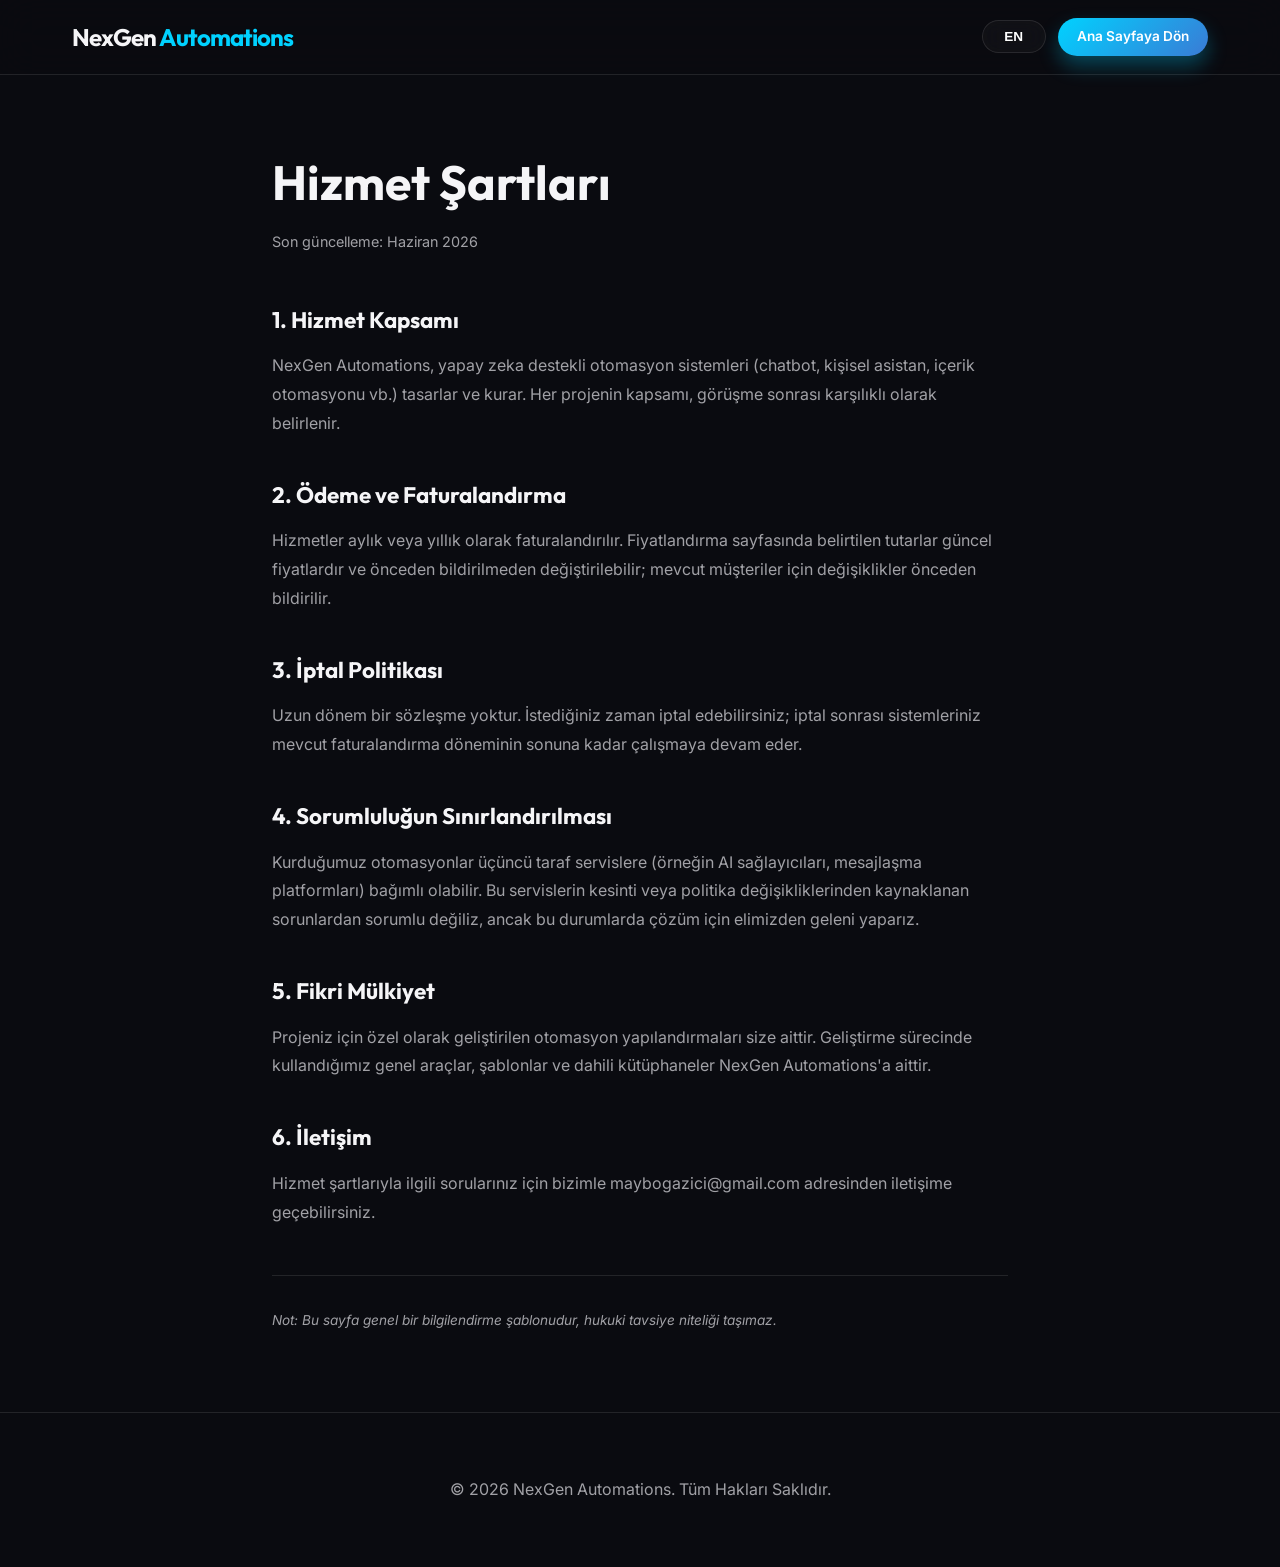
<file: terms.html>
<!DOCTYPE html>
<html lang="tr">

<head>
    <meta charset="UTF-8">
    <meta name="viewport" content="width=device-width, initial-scale=1.0">
    <title>Hizmet Şartları | NexGen Automations</title>
    <link rel="icon" type="image/svg+xml" href="/assets/favicon.svg">
    <link rel="preconnect" href="https://fonts.googleapis.com">
    <link rel="preconnect" href="https://fonts.gstatic.com" crossorigin>
    <link href="https://fonts.googleapis.com/css2?family=Inter:wght@300;400;600&family=Outfit:wght@400;700&display=swap"
        rel="stylesheet">
    <link rel="stylesheet" crossorigin href="/assets/index-D__yKQ0Y.css">
    <link rel="stylesheet" href="/assets/custom.css">
    <link rel="stylesheet" href="/assets/legal.css">
</head>

<body>
    <header class="navbar">
        <div class="container">
            <div class="logo">NexGen <span>Automations</span></div>
            <div class="nav-actions">
                <button type="button" id="legal-lang-toggle" class="btn btn-secondary small lang-toggle">EN</button>
                <a href="/" class="btn btn-primary small" data-tr="Ana Sayfaya Dön" data-en="Back to Home">Ana Sayfaya Dön</a>
            </div>
        </div>
    </header>

    <main class="legal-page">
        <div class="container">
            <h1 data-tr="Hizmet Şartları" data-en="Terms of Service">Hizmet Şartları</h1>
            <p class="legal-updated" data-tr="Son güncelleme: Haziran 2026" data-en="Last updated: June 2026">Son güncelleme: Haziran 2026</p>

            <section>
                <h2 data-tr="1. Hizmet Kapsamı" data-en="1. Scope of Service">1. Hizmet Kapsamı</h2>
                <p data-tr="NexGen Automations, yapay zeka destekli otomasyon sistemleri (chatbot, kişisel asistan, içerik otomasyonu vb.) tasarlar ve kurar. Her projenin kapsamı, görüşme sonrası karşılıklı olarak belirlenir."
                   data-en="NexGen Automations designs and builds AI-powered automation systems (chatbots, personal assistants, content automation, and similar). The scope of each project is agreed upon together after an initial consultation.">
                    NexGen Automations, yapay zeka destekli otomasyon sistemleri (chatbot, kişisel asistan, içerik otomasyonu vb.) tasarlar ve kurar. Her projenin kapsamı, görüşme sonrası karşılıklı olarak belirlenir.
                </p>
            </section>

            <section>
                <h2 data-tr="2. Ödeme ve Faturalandırma" data-en="2. Payment and Billing">2. Ödeme ve Faturalandırma</h2>
                <p data-tr="Hizmetler aylık veya yıllık olarak faturalandırılır. Fiyatlandırma sayfasında belirtilen tutarlar güncel fiyatlardır ve önceden bildirilmeden değiştirilebilir; mevcut müşteriler için değişiklikler önceden bildirilir."
                   data-en="Services are billed monthly or yearly. The amounts shown on the pricing page reflect current pricing and may change without prior notice for new customers; existing customers will be notified in advance of any change.">
                    Hizmetler aylık veya yıllık olarak faturalandırılır. Fiyatlandırma sayfasında belirtilen tutarlar güncel fiyatlardır ve önceden bildirilmeden değiştirilebilir; mevcut müşteriler için değişiklikler önceden bildirilir.
                </p>
            </section>

            <section>
                <h2 data-tr="3. İptal Politikası" data-en="3. Cancellation Policy">3. İptal Politikası</h2>
                <p data-tr="Uzun dönem bir sözleşme yoktur. İstediğiniz zaman iptal edebilirsiniz; iptal sonrası sistemleriniz mevcut faturalandırma döneminin sonuna kadar çalışmaya devam eder."
                   data-en="There is no long-term contract. You may cancel at any time; after cancellation, your systems will continue running until the end of the current billing period.">
                    Uzun dönem bir sözleşme yoktur. İstediğiniz zaman iptal edebilirsiniz; iptal sonrası sistemleriniz mevcut faturalandırma döneminin sonuna kadar çalışmaya devam eder.
                </p>
            </section>

            <section>
                <h2 data-tr="4. Sorumluluğun Sınırlandırılması" data-en="4. Limitation of Liability">4. Sorumluluğun Sınırlandırılması</h2>
                <p data-tr="Kurduğumuz otomasyonlar üçüncü taraf servislere (örneğin AI sağlayıcıları, mesajlaşma platformları) bağımlı olabilir. Bu servislerin kesinti veya politika değişikliklerinden kaynaklanan sorunlardan sorumlu değiliz, ancak bu durumlarda çözüm için elimizden geleni yaparız."
                   data-en="The automations we build may depend on third-party services (e.g. AI providers, messaging platforms). We are not responsible for issues caused by outages or policy changes in those services, but we will do our best to resolve them when they occur.">
                    Kurduğumuz otomasyonlar üçüncü taraf servislere (örneğin AI sağlayıcıları, mesajlaşma platformları) bağımlı olabilir. Bu servislerin kesinti veya politika değişikliklerinden kaynaklanan sorunlardan sorumlu değiliz, ancak bu durumlarda çözüm için elimizden geleni yaparız.
                </p>
            </section>

            <section>
                <h2 data-tr="5. Fikri Mülkiyet" data-en="5. Intellectual Property">5. Fikri Mülkiyet</h2>
                <p data-tr="Projeniz için özel olarak geliştirilen otomasyon yapılandırmaları size aittir. Geliştirme sürecinde kullandığımız genel araçlar, şablonlar ve dahili kütüphaneler NexGen Automations'a aittir."
                   data-en="The automation configurations built specifically for your project belong to you. Any general-purpose tools, templates, or internal libraries we use during development remain the property of NexGen Automations.">
                    Projeniz için özel olarak geliştirilen otomasyon yapılandırmaları size aittir. Geliştirme sürecinde kullandığımız genel araçlar, şablonlar ve dahili kütüphaneler NexGen Automations'a aittir.
                </p>
            </section>

            <section>
                <h2 data-tr="6. İletişim" data-en="6. Contact">6. İletişim</h2>
                <p data-tr="Hizmet şartlarıyla ilgili sorularınız için bizimle maybogazici@gmail.com adresinden iletişime geçebilirsiniz."
                   data-en="If you have questions about these terms, you can reach us at maybogazici@gmail.com.">
                    Hizmet şartlarıyla ilgili sorularınız için bizimle maybogazici@gmail.com adresinden iletişime geçebilirsiniz.
                </p>
            </section>

            <p class="legal-disclaimer" data-tr="Not: Bu sayfa genel bir bilgilendirme şablonudur, hukuki tavsiye niteliği taşımaz."
               data-en="Note: This page is a general informational template and does not constitute legal advice.">
                Not: Bu sayfa genel bir bilgilendirme şablonudur, hukuki tavsiye niteliği taşımaz.
            </p>
        </div>
    </main>

    <footer>
        <div class="container">
            <p>&copy; 2026 NexGen Automations. <span data-tr="Tüm Hakları Saklıdır." data-en="All Rights Reserved.">Tüm Hakları Saklıdır.</span></p>
        </div>
    </footer>

    <script src="/assets/legal.js" defer></script>
</body>

</html>
</file>
<file: assets/index-D__yKQ0Y.css>
:root {
  --primary: #00d2ff;
  --primary-dark: #3a7bd5;
  --accent: #9d50bb;
  --bg-dark: #0a0b10;
  --bg-card: rgba(255, 255, 255, 0.05);
  --text-light: #f5f5f7;
  --text-dim: #a1a1a6;
  --glass: rgba(255, 255, 255, 0.03);
  --glass-border: rgba(255, 255, 255, 0.1);
  --font-main: "Inter", sans-serif;
  --font-heading: "Outfit", sans-serif;
}

* {
  margin: 0;
  padding: 0;
  box-sizing: border-box;
}

html {
  scroll-behavior: smooth;
}

body {
  background-color: var(--bg-dark);
  color: var(--text-light);
  font-family: var(--font-main);
  line-height: 1.6;
  overflow-x: hidden;
}

.container {
  width: min(1200px, 100%);
  margin: 0 auto;
  padding: 0 2rem;
}

.navbar {
  position: fixed;
  top: 0;
  width: 100%;
  z-index: 1000;
  padding: 1.1rem 0;
  background: rgba(10, 11, 16, 0.8);
  -webkit-backdrop-filter: blur(20px);
  backdrop-filter: blur(20px);
  border-bottom: 1px solid var(--glass-border);
}

.navbar .container {
  display: flex;
  justify-content: space-between;
  align-items: center;
  gap: 1rem;
}

.logo {
  font-family: var(--font-heading);
  font-size: 1.5rem;
  font-weight: 700;
  letter-spacing: -1px;
}

.logo span {
  color: var(--primary);
}

nav ul {
  display: flex;
  list-style: none;
  gap: 2.5rem;
}

nav ul li a {
  text-decoration: none;
  color: var(--text-dim);
  font-weight: 500;
  transition: color 0.3s ease;
  font-size: 0.95rem;
}

nav ul li a:hover {
  color: var(--primary);
}

.nav-toggle {
  display: none;
  width: 46px;
  height: 46px;
  border: 1px solid var(--glass-border);
  border-radius: 14px;
  background: var(--glass);
  cursor: pointer;
  align-items: center;
  justify-content: center;
  flex-direction: column;
  gap: 5px;
  padding: 0;
}

.nav-toggle span {
  width: 18px;
  height: 2px;
  background: var(--text-light);
  border-radius: 999px;
}

.btn {
  display: inline-block;
  padding: 0.8rem 2rem;
  border-radius: 50px;
  font-weight: 600;
  text-decoration: none;
  transition: all 0.3s cubic-bezier(0.4, 0, 0.2, 1);
  cursor: pointer;
  font-size: 1rem;
  text-align: center;
}

.btn-primary {
  background: linear-gradient(135deg, var(--primary), var(--primary-dark));
  color: #fff;
  box-shadow: 0 10px 20px rgba(0, 210, 255, 0.3);
}

.btn-primary:hover {
  transform: translateY(-3px);
  box-shadow: 0 15px 30px rgba(0, 210, 255, 0.4);
}

.btn-secondary {
  background: var(--glass);
  color: #fff;
  border: 1px solid var(--glass-border);
  -webkit-backdrop-filter: blur(10px);
  backdrop-filter: blur(10px);
}

.btn-secondary:hover {
  background: rgba(255, 255, 255, 0.1);
  transform: translateY(-3px);
}

.btn-outline {
  border: 1px solid var(--primary);
  color: var(--primary);
}

.btn-outline:hover {
  background: var(--primary);
  color: #fff;
}

.btn.small {
  padding: 0.5rem 1.2rem;
  font-size: 0.85rem;
}

.btn.full {
  width: 100%;
}

.hero {
  min-height: 100vh;
  display: flex;
  align-items: center;
  position: relative;
  background: url(/assets/hero-bg-BHKlZnlA.png) no-repeat center center / cover;
  overflow: hidden;
  padding: 8rem 0 4rem;
}

.hero-overlay {
  position: absolute;
  inset: 0;
  background:
    radial-gradient(circle at 70% 30%, rgba(0, 210, 255, 0.12), transparent 50%),
    linear-gradient(to right, var(--bg-dark) 38%, rgba(10, 11, 16, 0.58) 65%, rgba(10, 11, 16, 0.28) 100%);
}

.hero-content {
  position: relative;
  z-index: 10;
  max-width: 700px;
}

.badge {
  background: rgba(0, 210, 255, 0.1);
  color: var(--primary);
  padding: 0.5rem 1.2rem;
  border-radius: 50px;
  font-size: 0.85rem;
  font-weight: 600;
  display: inline-block;
  margin-bottom: 2rem;
  border: 1px solid rgba(0, 210, 255, 0.2);
}

.hero h1 {
  font-family: var(--font-heading);
  font-size: clamp(3.1rem, 7vw, 4.5rem);
  line-height: 1.08;
  margin-bottom: 1.5rem;
  font-weight: 700;
}

.hero h1 span {
  background: linear-gradient(to right, var(--primary), var(--accent));
  -webkit-background-clip: text;
  background-clip: text;
  -webkit-text-fill-color: transparent;
}

.hero p {
  font-size: clamp(1rem, 2.4vw, 1.25rem);
  color: var(--text-dim);
  margin-bottom: 2.5rem;
  max-width: 55ch;
}

.hero-btns {
  display: flex;
  gap: 1rem;
  flex-wrap: wrap;
}

.services,
.pricing,
.contact {
  padding: 7rem 0;
}

.pricing {
  background: radial-gradient(circle at 50% 50%, rgba(157, 80, 187, 0.05), transparent 70%);
}

.section-header {
  text-align: center;
  margin-bottom: 4rem;
}

.section-header h2 {
  font-family: var(--font-heading);
  font-size: clamp(2.1rem, 4vw, 3rem);
  margin-bottom: 1rem;
}

.section-header p {
  color: var(--text-dim);
  font-size: 1.1rem;
}

.services-grid {
  display: grid;
  grid-template-columns: repeat(auto-fit, minmax(260px, 1fr));
  gap: 1.5rem;
}

.service-card {
  background: var(--bg-card);
  padding: 2.5rem 2rem;
  border-radius: 24px;
  border: 1px solid var(--glass-border);
  transition: all 0.4s cubic-bezier(0.175, 0.885, 0.32, 1.275);
  text-align: left;
}

.service-card:hover {
  background: rgba(0, 210, 255, 0.03);
  border-color: rgba(0, 210, 255, 0.3);
  transform: translateY(-8px);
}

.icon-box {
  width: 60px;
  height: 60px;
  background: rgba(0, 210, 255, 0.1);
  border-radius: 16px;
  display: flex;
  align-items: center;
  justify-content: center;
  font-size: 1.8rem;
  margin-bottom: 1.5rem;
  border: 1px solid rgba(0, 210, 255, 0.2);
  transition: all 0.3s ease;
}

.service-card:hover .icon-box {
  background: var(--primary);
  transform: rotate(-5deg) scale(1.1);
}

.service-card h3 {
  font-size: 1.25rem;
  margin-bottom: 0.8rem;
  font-family: var(--font-heading);
}

.service-card p {
  font-size: 0.95rem;
  color: var(--text-dim);
  line-height: 1.5;
}

.pricing-toggle {
  display: flex;
  align-items: center;
  justify-content: center;
  gap: 1.5rem;
  margin-top: 2rem;
  font-weight: 600;
  flex-wrap: wrap;
}

.save-badge {
  background: #22c55e;
  color: #fff;
  padding: 2px 8px;
  border-radius: 4px;
  font-size: 0.7rem;
  margin-left: 5px;
  vertical-align: middle;
}

.switch {
  position: relative;
  display: inline-block;
  width: 60px;
  height: 34px;
}

.switch input {
  opacity: 0;
  width: 0;
  height: 0;
}

.slider {
  position: absolute;
  cursor: pointer;
  inset: 0;
  background-color: var(--glass-border);
  transition: 0.4s;
}

.slider:before {
  position: absolute;
  content: "";
  height: 26px;
  width: 26px;
  left: 4px;
  bottom: 4px;
  background-color: #fff;
  transition: 0.4s;
}

input:checked + .slider {
  background-color: var(--primary);
}

input:checked + .slider:before {
  transform: translateX(26px);
}

.slider.round {
  border-radius: 34px;
}

.slider.round:before {
  border-radius: 50%;
}

.pricing-container {
  display: grid;
  grid-template-columns: minmax(0, 1.1fr) minmax(280px, 0.9fr);
  gap: 3rem;
  align-items: start;
}

.pricing-grid {
  display: grid;
  grid-template-columns: repeat(auto-fit, minmax(280px, 1fr));
  gap: 2rem;
  align-items: stretch;
}

.pricing-card {
  background: var(--bg-card);
  padding: 3rem 2.5rem;
  border-radius: 30px;
  border: 1px solid var(--glass-border);
  text-align: center;
  transition: all 0.4s ease;
  position: relative;
}

.pricing-card.featured {
  border: 2px solid var(--primary);
  box-shadow: 0 20px 40px rgba(0, 210, 255, 0.1);
  transform: scale(1.03);
  background: rgba(255, 255, 255, 0.03);
}

.popular-badge {
  position: absolute;
  top: -15px;
  left: 50%;
  transform: translateX(-50%);
  background: var(--primary);
  color: #fff;
  padding: 0.5rem 1.5rem;
  border-radius: 50px;
  font-size: 0.8rem;
  font-weight: 700;
  white-space: nowrap;
}

.pricing-card .plan {
  font-size: 1.2rem;
  margin-bottom: 1rem;
  color: var(--text-dim);
}

.pricing-card .price {
  font-size: clamp(2.4rem, 5vw, 3rem);
  font-weight: 700;
  margin-bottom: 2.5rem;
  font-family: var(--font-heading);
}

.pricing-card .price span {
  font-size: 1rem;
  color: var(--text-dim);
}

.features {
  list-style: none;
  margin-bottom: 3rem;
  text-align: left;
}

.features li {
  margin-bottom: 1rem;
  color: var(--text-dim);
}

.features li:before {
  content: "✓";
  color: var(--primary);
  margin-right: 1rem;
  font-weight: 700;
}

.custom-pricing-box {
  background: var(--bg-card);
  padding: 3rem;
  border-radius: 30px;
  border: 2px solid var(--glass-border);
  position: sticky;
  top: 120px;
}

.custom-pricing-box h3 {
  font-size: 1.8rem;
  margin-bottom: 0.5rem;
  font-family: var(--font-heading);
}

.custom-pricing-box p {
  color: var(--text-dim);
  margin-bottom: 2rem;
  font-size: 0.95rem;
}

.automation-selector {
  display: flex;
  flex-direction: column;
  gap: 1rem;
  margin-bottom: 2.5rem;
}

.checkbox-item {
  display: flex;
  align-items: flex-start;
  gap: 1rem;
  background: rgba(255, 255, 255, 0.03);
  padding: 1rem;
  border-radius: 12px;
  border: 1px solid var(--glass-border);
  cursor: pointer;
  transition: all 0.3s ease;
}

.checkbox-item:hover {
  border-color: var(--primary);
  background: rgba(0, 210, 255, 0.03);
}

.checkbox-item input[type="checkbox"] {
  width: 20px;
  height: 20px;
  cursor: pointer;
  accent-color: var(--primary);
  margin-top: 0.2rem;
  flex: 0 0 auto;
}

.checkbox-item label {
  flex: 1;
  cursor: pointer;
  font-weight: 500;
  display: flex;
  justify-content: space-between;
  gap: 1rem;
  align-items: baseline;
}

.checkbox-item label span {
  color: var(--primary);
  font-size: 0.85rem;
  white-space: nowrap;
}

.total-calc {
  border-top: 1px solid var(--glass-border);
  padding-top: 2rem;
  text-align: center;
}

.total-label {
  text-transform: uppercase;
  font-size: 0.8rem;
  letter-spacing: 2px;
  color: var(--text-dim);
  margin-bottom: 0.5rem;
}

.total-price {
  font-size: 2.5rem;
  font-weight: 700;
  margin-bottom: 2rem;
  font-family: var(--font-heading);
}

.total-price span {
  font-size: 1rem;
  color: var(--text-dim);
}

.contact-box {
  background: var(--bg-card);
  border-radius: 40px;
  border: 1px solid var(--glass-border);
  display: grid;
  grid-template-columns: repeat(2, minmax(0, 1fr));
  overflow: hidden;
}

.contact-info {
  padding: 4rem;
  background: linear-gradient(135deg, var(--primary-dark), var(--accent));
}

.contact-info h2 {
  font-size: clamp(2rem, 4vw, 2.5rem);
  margin-bottom: 1.5rem;
}

.contact-list {
  list-style: none;
  margin-top: 2.5rem;
}

.contact-list li {
  margin-bottom: 1.1rem;
  font-size: 1.05rem;
  word-break: break-word;
}

.contact-form {
  padding: 4rem;
  display: flex;
  flex-direction: column;
  gap: 1.25rem;
}

.contact-form input,
.contact-form select,
.contact-form textarea {
  width: 100%;
  background: rgba(255, 255, 255, 0.05);
  border: 1px solid var(--glass-border);
  padding: 1.1rem 1.2rem;
  border-radius: 12px;
  color: #fff;
  font-family: inherit;
  outline: none;
  transition: border-color 0.3s ease;
}

.contact-form input:focus,
.contact-form select:focus,
.contact-form textarea:focus {
  border-color: var(--primary);
}

footer {
  padding: 4rem 0;
  border-top: 1px solid var(--glass-border);
  text-align: center;
  color: var(--text-dim);
}

.nav-actions {
  display: flex;
  align-items: center;
  gap: 0.75rem;
}

.lang-toggle {
  min-width: 64px;
  padding: 0.5rem 0.9rem;
}

@media (max-width: 1100px) {
  .container {
    padding: 0 1.5rem;
  }

  .pricing-container {
    grid-template-columns: 1fr;
  }

  .custom-pricing-box {
    position: static;
  }

  .pricing-card.featured {
    transform: none;
  }
}

@media (max-width: 992px) {
  .navbar .container {
    flex-wrap: wrap;
  }

  .nav-toggle {
    display: inline-flex;
    margin-left: auto;
    order: 2;
  }

  nav {
    width: 100%;
    order: 4;
    display: none;
  }

  nav.is-open {
    display: block;
  }

  nav ul {
    margin-top: 0.5rem;
    flex-direction: column;
    gap: 0.25rem;
    padding: 0.75rem;
    border: 1px solid var(--glass-border);
    border-radius: 20px;
    background: rgba(9, 10, 16, 0.96);
  }

  nav ul li a {
    display: block;
    padding: 0.85rem 1rem;
    border-radius: 14px;
  }

  nav ul li a:hover {
    background: rgba(255, 255, 255, 0.04);
  }

  .nav-actions {
    order: 3;
    width: 100%;
    justify-content: flex-end;
  }

  .hero {
    min-height: auto;
    padding-top: 9rem;
    padding-bottom: 5rem;
  }

  .hero-overlay {
    background:
      linear-gradient(180deg, rgba(10, 11, 16, 0.55) 0%, rgba(10, 11, 16, 0.82) 32%, rgba(10, 11, 16, 0.95) 100%),
      radial-gradient(circle at 70% 30%, rgba(0, 210, 255, 0.12), transparent 50%);
  }

  .contact-box {
    grid-template-columns: 1fr;
  }

  .contact-info,
  .contact-form,
  .custom-pricing-box {
    padding: 3rem;
  }
}

@media (max-width: 768px) {
  .services,
  .pricing,
  .contact {
    padding: 5rem 0;
  }

  .section-header {
    margin-bottom: 3rem;
  }

  .hero-btns,
  .pricing-toggle {
    flex-direction: column;
    align-items: stretch;
  }

  .hero-btns .btn,
  .pricing-card .btn,
  .nav-actions .btn {
    width: 100%;
  }

  .services-grid,
  .pricing-grid {
    grid-template-columns: 1fr;
  }

  .service-card,
  .pricing-card {
    padding: 2rem 1.5rem;
  }

  .checkbox-item label {
    flex-direction: column;
    align-items: flex-start;
  }

  .checkbox-item label span {
    white-space: normal;
  }

  .contact-box {
    border-radius: 28px;
  }
}

@media (max-width: 640px) {
  .container {
    padding: 0 1rem;
  }

  .navbar {
    padding: 0.9rem 0;
  }

  .logo {
    font-size: 1.2rem;
  }

  .nav-actions {
    flex-direction: column;
    align-items: stretch;
  }

  .hero {
    padding-top: 8rem;
    padding-bottom: 4rem;
  }

  .badge {
    font-size: 0.78rem;
    padding: 0.45rem 0.9rem;
  }

  .hero h1 {
    font-size: 2.45rem;
  }

  .hero p,
  .section-header p,
  .contact-list li {
    font-size: 0.98rem;
  }

  .service-card,
  .pricing-card,
  .contact-info,
  .contact-form,
  .custom-pricing-box {
    padding: 1.5rem;
  }

  .custom-pricing-box h3 {
    font-size: 1.5rem;
  }

  .pricing-card .price,
  .total-price {
    font-size: 2rem;
  }

  .popular-badge {
    font-size: 0.72rem;
    padding: 0.4rem 1rem;
  }

  footer {
    padding: 3rem 0;
  }
}
</file>
<file: assets/meeting-picker.css>
.meeting-picker {
  display: grid;
  gap: 0.85rem;
}

.meeting-picker-trigger {
  width: 100%;
  border: 1px solid var(--glass-border);
  border-radius: 12px;
  background: rgba(255, 255, 255, 0.08);
  color: var(--text-light);
  padding: 1rem 1.2rem;
  text-align: left;
  font: inherit;
  cursor: pointer;
  transition: border-color 0.2s ease, background 0.2s ease, transform 0.2s ease;
}

.meeting-picker-trigger:hover:not(:disabled),
.meeting-picker-trigger[aria-expanded="true"] {
  border-color: var(--primary);
  background: rgba(0, 210, 255, 0.08);
}

.meeting-picker-trigger:disabled {
  opacity: 0.5;
  cursor: not-allowed;
}

.meeting-picker-panel {
  border: 1px solid var(--glass-border);
  border-radius: 18px;
  padding: 1rem;
  background: rgba(255, 255, 255, 0.04);
}

.meeting-picker-panel-header {
  display: flex;
  justify-content: space-between;
  gap: 1rem;
  align-items: center;
  flex-wrap: wrap;
  color: var(--text-dim);
  font-size: 0.9rem;
  margin-bottom: 0.9rem;
}

.meeting-picker-grid {
  display: grid;
  grid-template-columns: repeat(2, minmax(0, 1fr));
  gap: 0.75rem;
}

.meeting-picker-grid-hours {
  grid-template-columns: repeat(3, minmax(0, 1fr));
}

.meeting-picker-cell {
  width: 100%;
  border: 1px solid var(--glass-border);
  border-radius: 16px;
  background: rgba(255, 255, 255, 0.05);
  color: var(--text-light);
  padding: 0.85rem;
  text-align: left;
  cursor: pointer;
  transition: border-color 0.2s ease, background 0.2s ease, transform 0.2s ease;
}

.meeting-picker-cell:hover:not(:disabled),
.meeting-picker-cell.is-active {
  border-color: var(--primary);
  background: rgba(0, 210, 255, 0.14);
  transform: translateY(-1px);
}

.meeting-picker-cell:disabled,
.meeting-picker-cell.is-disabled {
  opacity: 0.45;
  cursor: not-allowed;
}

.meeting-picker-cell strong,
.meeting-picker-cell span {
  display: block;
}

.meeting-picker-cell strong {
  font-size: 1rem;
}

.meeting-picker-cell span {
  font-size: 0.82rem;
  color: var(--text-dim);
  margin-top: 0.15rem;
}

.meeting-picker-summary {
  min-height: 1.5rem;
  color: var(--primary);
  font-size: 0.92rem;
}

.meeting-picker-empty {
  color: var(--text-dim);
  padding: 0.75rem 0.25rem;
  font-size: 0.92rem;
}

@media (max-width: 640px) {
  .meeting-picker-trigger,
  .meeting-picker-panel,
  .meeting-picker-cell {
    padding-left: 1rem;
    padding-right: 1rem;
  }

  .meeting-picker-panel-header {
    align-items: flex-start;
  }

  .meeting-picker-grid,
  .meeting-picker-grid-hours {
    grid-template-columns: 1fr;
  }
}
</file>
<file: assets/custom.css>
/* WhatsApp floating button */
.whatsapp-float {
  position: fixed;
  right: 1.5rem;
  bottom: 1.5rem;
  width: 60px;
  height: 60px;
  border-radius: 50%;
  background: #25d366;
  display: flex;
  align-items: center;
  justify-content: center;
  box-shadow: 0 10px 25px rgba(0, 0, 0, 0.35);
  z-index: 999;
  transition: transform 0.25s ease, box-shadow 0.25s ease;
}

.whatsapp-float:hover {
  transform: translateY(-4px) scale(1.05);
  box-shadow: 0 14px 32px rgba(0, 0, 0, 0.4);
}

.whatsapp-float svg {
  width: 30px;
  height: 30px;
  fill: #fff;
}

@media (max-width: 640px) {
  .whatsapp-float {
    width: 52px;
    height: 52px;
    right: 1rem;
    bottom: 1rem;
  }

  .whatsapp-float svg {
    width: 26px;
    height: 26px;
  }
}

/* Trust strip */
.trust-strip {
  padding: 2.5rem 0;
  border-bottom: 1px solid var(--glass-border);
}

.trust-label {
  text-align: center;
  color: var(--text-dim);
  font-size: 0.85rem;
  letter-spacing: 0.5px;
  text-transform: uppercase;
  margin-bottom: 1.4rem;
}

.trust-tags {
  display: flex;
  justify-content: center;
  flex-wrap: wrap;
  gap: 0.8rem;
}

.trust-tags span {
  background: var(--glass);
  border: 1px solid var(--glass-border);
  color: var(--text-light);
  padding: 0.5rem 1.3rem;
  border-radius: 50px;
  font-size: 0.9rem;
  font-weight: 500;
}

/* About */
.about {
  padding: 7rem 0;
}

.about-box {
  display: grid;
  grid-template-columns: 220px 1fr;
  gap: 3rem;
  align-items: center;
}

.about-visual {
  display: flex;
  justify-content: center;
}

.about-icon {
  width: 180px;
  height: 180px;
  border-radius: 40px;
  background: linear-gradient(135deg, rgba(0, 210, 255, 0.15), rgba(157, 80, 187, 0.15));
  border: 1px solid var(--glass-border);
  display: flex;
  align-items: center;
  justify-content: center;
  font-size: 4.5rem;
}

.about-content h2 {
  font-family: var(--font-heading);
  font-size: clamp(2rem, 4vw, 2.6rem);
  margin-bottom: 1.5rem;
}

.about-content p {
  color: var(--text-dim);
  margin-bottom: 1.2rem;
  max-width: 70ch;
  line-height: 1.7;
}

.about-stats {
  display: flex;
  gap: 2.5rem;
  margin-top: 2rem;
}

.about-stat-num {
  font-family: var(--font-heading);
  font-size: 2rem;
  font-weight: 700;
  color: var(--primary);
}

.about-stat-label {
  color: var(--text-dim);
  font-size: 0.85rem;
  margin-top: 0.2rem;
}

/* Results / testimonial */
.results {
  padding: 7rem 0;
}

.results-grid {
  display: grid;
  gap: 2rem;
}

.result-card {
  background: var(--bg-card);
  border: 1px solid var(--glass-border);
  border-radius: 30px;
  padding: 3.5rem;
  position: relative;
}

.example-tag {
  position: absolute;
  top: 2rem;
  right: 2rem;
  background: rgba(157, 80, 187, 0.1);
  color: var(--accent);
  border: 1px solid rgba(157, 80, 187, 0.3);
  padding: 0.4rem 1rem;
  border-radius: 50px;
  font-size: 0.75rem;
  font-weight: 700;
  letter-spacing: 0.5px;
  text-transform: uppercase;
}

.result-stats {
  display: grid;
  grid-template-columns: repeat(auto-fit, minmax(160px, 1fr));
  gap: 2rem;
  margin-bottom: 2.5rem;
}

.stat-num {
  font-family: var(--font-heading);
  font-size: 2.5rem;
  font-weight: 700;
  color: var(--primary);
}

.stat-num span {
  font-size: 1rem;
  color: var(--text-dim);
  margin-left: 0.3rem;
  font-family: var(--font-main);
  font-weight: 400;
}

.stat-label {
  color: var(--text-dim);
  font-size: 0.9rem;
  margin-top: 0.3rem;
}

.result-desc {
  color: var(--text-dim);
  margin-bottom: 2rem;
  max-width: 800px;
  line-height: 1.7;
}

.result-quote {
  border-top: 1px solid var(--glass-border);
  padding-top: 2rem;
}

.result-quote p {
  font-size: 1.15rem;
  font-style: italic;
  margin-bottom: 1rem;
}

.result-author {
  color: var(--text-dim);
  font-size: 0.9rem;
}

/* ROI calculator */
.roi {
  padding: 7rem 0;
  background: radial-gradient(circle at 30% 50%, rgba(0, 210, 255, 0.05), transparent 60%);
}

.roi-box {
  background: var(--bg-card);
  border: 2px solid var(--glass-border);
  border-radius: 30px;
  padding: 3.5rem;
  max-width: 800px;
  margin: 0 auto;
  text-align: center;
}

.roi-inputs {
  display: grid;
  gap: 2.2rem;
  margin-bottom: 2.5rem;
  text-align: left;
}

.roi-field label {
  display: block;
  margin-bottom: 0.8rem;
  font-weight: 600;
  color: var(--text-light);
}

.roi-field input[type="range"] {
  width: 100%;
  accent-color: var(--primary);
  height: 6px;
  cursor: pointer;
}

.roi-field-value {
  margin-top: 0.6rem;
  color: var(--primary);
  font-weight: 700;
  font-family: var(--font-heading);
  font-size: 1.2rem;
}

.roi-results {
  display: grid;
  grid-template-columns: 1fr 1fr;
  gap: 1.5rem;
  margin-bottom: 2rem;
}

.roi-result-card {
  background: rgba(255, 255, 255, 0.03);
  border: 1px solid var(--glass-border);
  border-radius: 20px;
  padding: 1.8rem;
}

.roi-result-card.highlight {
  border-color: var(--primary);
  background: rgba(0, 210, 255, 0.05);
}

.roi-result-label {
  text-transform: uppercase;
  font-size: 0.75rem;
  letter-spacing: 1.5px;
  color: var(--text-dim);
  margin-bottom: 0.6rem;
}

.roi-result-value {
  font-family: var(--font-heading);
  font-size: 2.2rem;
  font-weight: 700;
}

.roi-result-card.highlight .roi-result-value {
  color: var(--primary);
}

.roi-note {
  color: var(--text-dim);
  font-size: 0.9rem;
  margin-bottom: 2rem;
}

/* US launch offer */
.us-pricing-offer {
  display: none;
  max-width: 560px;
  margin: 0 auto;
}

.us-offer-card {
  background: var(--bg-card);
  border: 2px solid var(--primary);
  border-radius: 30px;
  padding: 4rem 3rem;
  text-align: center;
  position: relative;
  box-shadow: 0 20px 40px rgba(0, 210, 255, 0.1);
}

.us-offer-card h3 {
  font-family: var(--font-heading);
  font-size: 1.8rem;
  margin-bottom: 0.8rem;
}

.us-offer-subtitle {
  color: var(--text-dim);
  margin-bottom: 2.5rem;
}

.us-price {
  margin-bottom: 2.5rem;
}

.us-price-intro {
  display: block;
  font-family: var(--font-heading);
  font-size: 3.5rem;
  font-weight: 700;
  color: var(--primary);
}

.us-price-intro span {
  font-size: 1.2rem;
  color: var(--text-dim);
  font-family: var(--font-main);
  font-weight: 400;
}

.us-price-note {
  display: block;
  color: var(--text-dim);
  font-size: 0.95rem;
  margin-top: 0.5rem;
}

.us-offer-card .features {
  display: inline-block;
  text-align: left;
  margin-bottom: 2.5rem;
}

body.lang-en .pricing-toggle {
  display: none;
}

body.lang-en .pricing-container {
  display: none;
}

body.lang-en .us-pricing-offer {
  display: block;
}

/* FAQ */
.faq {
  padding: 7rem 0;
}

.faq-list {
  max-width: 800px;
  margin: 0 auto;
  display: flex;
  flex-direction: column;
  gap: 1rem;
}

.faq-item {
  background: var(--bg-card);
  border: 1px solid var(--glass-border);
  border-radius: 20px;
  overflow: hidden;
}

.faq-question {
  width: 100%;
  display: flex;
  justify-content: space-between;
  align-items: center;
  gap: 1rem;
  background: none;
  border: none;
  color: var(--text-light);
  font-family: inherit;
  font-size: 1.05rem;
  font-weight: 600;
  text-align: left;
  padding: 1.5rem 2rem;
  cursor: pointer;
}

.faq-icon {
  flex: 0 0 auto;
  font-size: 1.4rem;
  color: var(--primary);
  transition: transform 0.3s ease;
}

.faq-question[aria-expanded="true"] .faq-icon {
  transform: rotate(45deg);
}

.faq-answer {
  max-height: 0;
  overflow: hidden;
  transition: max-height 0.3s ease;
}

.faq-answer p {
  color: var(--text-dim);
  padding: 0 2rem 1.5rem;
  line-height: 1.7;
}

/* Footer links */
.footer-links {
  margin-top: 1rem;
  font-size: 0.85rem;
}

.footer-links a {
  color: var(--text-dim);
  text-decoration: none;
}

.footer-links a:hover {
  color: var(--primary);
}

.footer-links-sep {
  margin: 0 0.6rem;
  color: var(--glass-border);
}

@media (max-width: 992px) {
  .about-box {
    grid-template-columns: 1fr;
    text-align: center;
  }

  .about-stats {
    justify-content: center;
  }

  .roi-results {
    grid-template-columns: 1fr;
  }

  .result-stats {
    grid-template-columns: 1fr 1fr;
  }
}

@media (max-width: 640px) {
  .about,
  .results,
  .roi,
  .faq {
    padding: 5rem 0;
  }

  .roi-box,
  .result-card,
  .us-offer-card {
    padding: 2rem;
  }

  .about-icon {
    width: 130px;
    height: 130px;
    font-size: 3.2rem;
    border-radius: 28px;
  }

  .faq-question {
    padding: 1.2rem 1.5rem;
  }

  .faq-answer p {
    padding: 0 1.5rem 1.2rem;
  }
}
</file>
<file: assets/legal.css>
.legal-page {
  padding: 9rem 0 5rem;
  max-width: 800px;
  margin: 0 auto;
}

.legal-page h1 {
  font-family: var(--font-heading);
  font-size: clamp(2.2rem, 5vw, 3rem);
  margin-bottom: 0.5rem;
}

.legal-updated {
  color: var(--text-dim);
  margin-bottom: 3rem;
  font-size: 0.9rem;
}

.legal-page section {
  margin-bottom: 2.5rem;
}

.legal-page h2 {
  font-family: var(--font-heading);
  font-size: 1.4rem;
  margin-bottom: 0.8rem;
}

.legal-page p {
  color: var(--text-dim);
  line-height: 1.8;
}

.legal-disclaimer {
  margin-top: 3rem;
  padding-top: 2rem;
  border-top: 1px solid var(--glass-border);
  font-size: 0.85rem;
  font-style: italic;
}

@media (max-width: 640px) {
  .legal-page {
    padding: 7rem 0 3rem;
  }
}
</file>
